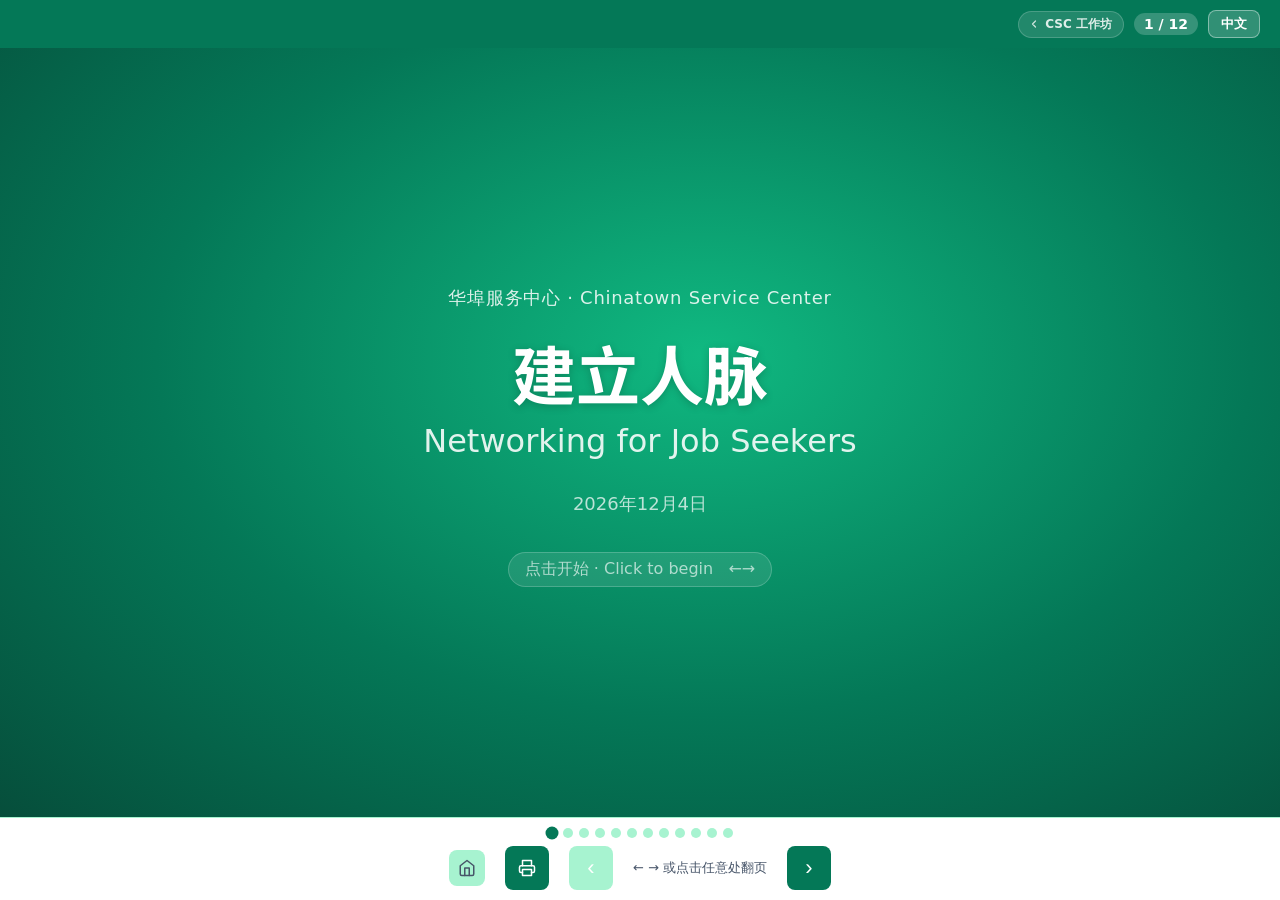
<file: index.html>
<!DOCTYPE html>
<html lang="zh-CN">
<head>
  <meta charset="UTF-8">
  <meta name="viewport" content="width=device-width, initial-scale=1.0">
  <title>建立人脉工作坊 · Networking Workshop — Chinatown Service Center</title>
  <meta name="description" content="Bilingual networking workshop for new immigrants in LA — community connections, WeChat groups, LinkedIn, and informational interviews. Free at Chinatown Service Center.">
  <link rel="canonical" href="https://networking-workshop.pages.dev/">
  <meta property="og:title" content="建立人脉工作坊 · Networking Workshop">
  <meta property="og:description" content="Bilingual workshop on building your professional network — community, WeChat groups, LinkedIn, informational interviews.">
  <meta property="og:type" content="website">
  <meta property="og:url" content="https://networking-workshop.pages.dev/">
  <meta property="og:site_name" content="Chinatown Service Center">
  <meta property="og:locale" content="zh_CN">
  <meta property="og:locale:alternate" content="en_US">
  <meta property="og:image" content="https://networking-workshop.pages.dev/og-image.png">
  <meta property="og:image:width" content="1200">
  <meta property="og:image:height" content="630">
  <meta property="og:image:alt" content="建立人脉工作坊 · Networking Workshop · Chinatown Service Center">
  <meta name="twitter:card" content="summary_large_image">
  <meta name="twitter:title" content="建立人脉工作坊 · Networking Workshop">
  <meta name="twitter:description" content="Bilingual workshop on building your professional network — community, WeChat groups, LinkedIn, informational interviews.">
  <meta name="twitter:image" content="https://networking-workshop.pages.dev/og-image.png">
  <link rel="icon" href="data:image/svg+xml,<svg xmlns='http://www.w3.org/2000/svg' viewBox='0 0 100 100'><text y='.9em' font-size='90'>🤝</text></svg>">
  <link rel="apple-touch-icon" href="/apple-touch-icon.png">
  <link rel="preconnect" href="https://fonts.googleapis.com">
  <link rel="preconnect" href="https://fonts.gstatic.com" crossorigin>
  <link rel="stylesheet" href="https://fonts.googleapis.com/css2?family=Noto+Sans+SC:wght@400;500;700&display=swap">
  <link rel="stylesheet" href="styles.css">
</head>
<body class="zh">
<a class="skip-to-main" href="#slidesArea">跳至主内容 · Skip to main content</a>
<noscript><p class="noscript-msg">此演示需要启用 JavaScript · This presentation requires JavaScript.</p></noscript>

<header class="slide-header">
  <span class="section-label" id="sectionLabel"></span>
  <div class="header-right">
      <a href="https://csc-workshops.pages.dev" class="hub-back-chip" aria-label="Back to CSC workshops hub · 返回 CSC 工作坊总站">
        <svg width="12" height="12" viewBox="0 0 24 24" fill="none" stroke="currentColor" stroke-width="2.5" stroke-linecap="round" stroke-linejoin="round" aria-hidden="true"><polyline points="15 18 9 12 15 6"></polyline></svg>
        <span class="zh">CSC 工作坊</span>
        <span class="en">CSC Workshops</span>
      </a>
    <span class="slide-counter" id="slideCounter" aria-live="polite" aria-atomic="true">1 / 12</span>
    <button class="lang-toggle" id="langToggle" data-action="toggle-lang" aria-label="切换语言 · Toggle language">中文</button>
  </div>
</header>

<main class="slides-area" id="slidesArea" aria-label="Workshop slides" role="main">

  <!-- ── Slide 1: Title ────────────────────────────────── -->
  <section class="slide slide-centered title-slide active" id="slide-1">
    <div class="slide-inner">
      <div class="csc-name">华埠服务中心 · Chinatown Service Center</div>
      <h1 class="main-title">建立人脉</h1>
      <div class="main-subtitle">Networking for Job Seekers</div>
      <div class="date-line" id="dateLine"></div>
      <span class="start-hint">点击开始 · Click to begin &nbsp; ←→</span>
    </div>
  </section>

  <!-- ── Slide 2: Agenda ───────────────────────────────── -->
  <section class="slide slide-centered" id="slide-2">
    <div class="slide-inner">
      <div class="topic-badge">今天学什么 · Today's Agenda</div>
      <h2 class="zh-headline">
        <span class="zh">三大主题</span>
        <span class="en">Three Key Topics</span>
      </h2>
      <div class="en-subtitle">
        <span class="zh">什么是人脉 · 社区人脉 · 网络人脉 — 30 分钟</span>
        <span class="en">What Is It · Community · Online — 30 minutes</span>
      </div>
      <div class="agenda-grid">
        <div class="agenda-card">
          <svg class="agenda-icon" aria-hidden="true" xmlns="http://www.w3.org/2000/svg" width="40" height="40" viewBox="0 0 24 24" fill="none" stroke="currentColor" stroke-width="1.5" stroke-linecap="round" stroke-linejoin="round"><circle cx="12" cy="12" r="10"/><path d="M9.09 9a3 3 0 0 1 5.83 1c0 2-3 3-3 3"/><path d="M12 17h.01"/></svg>
          <div class="agenda-num">①</div>
          <div class="agenda-zh">
            <span class="zh">什么是人脉</span>
            <span class="en">What Is It</span>
          </div>
          <div class="agenda-en">
            <span class="zh">为什么人脉这么重要</span>
            <span class="en">Why networking matters</span>
          </div>
        </div>
        <div class="agenda-card">
          <svg class="agenda-icon" aria-hidden="true" xmlns="http://www.w3.org/2000/svg" width="40" height="40" viewBox="0 0 24 24" fill="none" stroke="currentColor" stroke-width="1.5" stroke-linecap="round" stroke-linejoin="round"><path d="M16 21v-2a4 4 0 0 0-4-4H6a4 4 0 0 0-4 4v2"/><circle cx="9" cy="7" r="4"/><path d="M22 21v-2a4 4 0 0 0-3-3.87"/><path d="M16 3.13a4 4 0 0 1 0 7.75"/></svg>
          <div class="agenda-num">②</div>
          <div class="agenda-zh">
            <span class="zh">社区人脉</span>
            <span class="en">Community</span>
          </div>
          <div class="agenda-en">
            <span class="zh">家人 · 教会 · 微信群</span>
            <span class="en">Family · Church · WeChat groups</span>
          </div>
        </div>
        <div class="agenda-card">
          <svg class="agenda-icon" aria-hidden="true" xmlns="http://www.w3.org/2000/svg" width="40" height="40" viewBox="0 0 24 24" fill="none" stroke="currentColor" stroke-width="1.5" stroke-linecap="round" stroke-linejoin="round"><rect width="20" height="20" x="2" y="2" rx="2"/><path d="M2 12h20M12 2v20"/></svg>
          <div class="agenda-num">③</div>
          <div class="agenda-zh">
            <span class="zh">网络人脉</span>
            <span class="en">Online</span>
          </div>
          <div class="agenda-en">
            <span class="zh">LinkedIn · 信息访谈</span>
            <span class="en">LinkedIn · Informational interviews</span>
          </div>
        </div>
      </div>
    </div>
  </section>

  <!-- ── Slide 3: What Is Networking? ─────────────────── -->
  <section class="slide slide-centered" id="slide-3">
    <div class="slide-inner">
      <div class="topic-badge"><svg aria-hidden="true" xmlns="http://www.w3.org/2000/svg" width="16" height="16" viewBox="0 0 24 24" fill="none" stroke="currentColor" stroke-width="2" stroke-linecap="round" stroke-linejoin="round"><circle cx="12" cy="12" r="10"/><path d="M9.09 9a3 3 0 0 1 5.83 1c0 2-3 3-3 3"/><path d="M12 17h.01"/></svg> <span class="zh">什么是人脉</span><span class="en">What Is Networking</span></div>
      <h2 class="zh-headline">
        <span class="zh">大部分工作不在网上招聘</span>
        <span class="en">Most Jobs Are Never Posted</span>
      </h2>
      <div class="en-subtitle">
        <span class="zh">是别人介绍的 — 这叫「内部推荐」</span>
        <span class="en">They're filled by referrals — this is the "hidden job market"</span>
      </div>
      <div class="big-stat">
        <figure class="viz-donut" role="img" aria-label="70 percent of jobs are never publicly posted">
          <svg viewBox="0 0 120 120" width="180" height="180" aria-hidden="true">
            <circle cx="60" cy="60" r="50" fill="none" stroke="#d1fae5" stroke-width="16"/>
            <circle cx="60" cy="60" r="50" fill="none" stroke="#65a30d" stroke-width="16"
                    stroke-dasharray="219.91 314.16" stroke-dashoffset="0"
                    transform="rotate(-90 60 60)" stroke-linecap="round"/>
            <text x="60" y="58" text-anchor="middle" font-size="26" font-weight="900" fill="#064e3b">70%</text>
            <text x="60" y="78" text-anchor="middle" font-size="9" font-weight="600" fill="#475569">hidden</text>
          </svg>
          <div class="donut-legend">
            <div class="legend-row">
              <span class="legend-swatch" style="background:#65a30d;"></span>
              <span class="legend-text"><span class="zh"><strong>70%</strong> 通过人脉</span><span class="en"><strong>70%</strong> via networking</span></span>
            </div>
            <div class="legend-row">
              <span class="legend-swatch" style="background:#d1fae5;"></span>
              <span class="legend-text"><span class="zh"><strong>30%</strong> 网上公开招聘</span><span class="en"><strong>30%</strong> posted publicly</span></span>
            </div>
          </div>
        </figure>
        <div class="big-stat-label-zh"><span class="zh">的工作机会从未公开招聘</span><span class="en">of jobs are never publicly posted</span></div>
        <div class="big-stat-label-en"><span class="zh">资料来源：美国劳工统计局 · LinkedIn 报告</span><span class="en">Source: U.S. Bureau of Labor Statistics · LinkedIn Workforce Report</span></div>
      </div>
      <div class="info-grid" style="max-width:900px;">
        <div class="info-card good">
          <div class="info-card-title"><span class="zh">什么是人脉？</span><span class="en">What Is "Networking"?</span></div>
          <div class="info-card-text">
            <span class="zh">就是<strong>认识更多人</strong>，让他们知道您在找工作。<br>不需要英语流利，不需要应酬。</span>
            <span class="en">It just means <strong>knowing more people</strong> and letting them know you're job-hunting. No fluent English needed — no awkward "schmoozing".</span>
          </div>
        </div>
        <div class="info-card">
          <div class="info-card-title"><span class="zh">为什么有效？</span><span class="en">Why It Works</span></div>
          <div class="info-card-text">
            <span class="zh">老板更愿意聘用<strong>熟人介绍的人</strong>。降低招聘风险，省时间，更可靠。</span>
            <span class="en">Employers trust <strong>referrals</strong> more than strangers. Lower risk, faster hiring, more reliable.</span>
          </div>
        </div>
      </div>
    </div>
  </section>

  <!-- ── Slide 4: Activity (two-phase) ─────────────── -->
  <section class="slide activity-slide" id="slide-4" data-phase="question">
    <div class="slide-inner">
      <div class="topic-badge"><svg aria-hidden="true" xmlns="http://www.w3.org/2000/svg" width="16" height="16" viewBox="0 0 24 24" fill="none" stroke="currentColor" stroke-width="2" stroke-linecap="round" stroke-linejoin="round"><circle cx="12" cy="12" r="10"/><circle cx="12" cy="12" r="6"/><circle cx="12" cy="12" r="2"/></svg> <span class="zh">练一练 · 互动活动</span><span class="en">Activity · Practice</span></div>
      <h2 class="zh-headline">
        <span class="zh">您上份工作怎么找到的？</span>
        <span class="en">Where Did You Find Your Last Job?</span>
      </h2>
      <div class="en-subtitle">
        <span class="zh">🙋 举手投票 — 选一个</span>
        <span class="en">🙋 Vote — pick one</span>
      </div>

      <div class="poll-options">
        <div class="poll-card" id="poll-referral">
          <div class="poll-card-icon"><svg aria-hidden="true" xmlns="http://www.w3.org/2000/svg" width="36" height="36" viewBox="0 0 24 24" fill="none" stroke="currentColor" stroke-width="1.5" stroke-linecap="round" stroke-linejoin="round"><path d="M16 21v-2a4 4 0 0 0-4-4H6a4 4 0 0 0-4 4v2"/><circle cx="9" cy="7" r="4"/><path d="M22 21v-2a4 4 0 0 0-3-3.87"/></svg></div>
          <div class="poll-card-name"><span class="zh">朋友介绍</span><span class="en">Friend / Family</span></div>
          <div class="poll-card-pct">~50%</div>
          <div class="poll-card-note"><span class="zh">最常见</span><span class="en">Most common</span></div>
        </div>
        <div class="poll-card" id="poll-online">
          <div class="poll-card-icon"><svg aria-hidden="true" xmlns="http://www.w3.org/2000/svg" width="36" height="36" viewBox="0 0 24 24" fill="none" stroke="currentColor" stroke-width="1.5" stroke-linecap="round" stroke-linejoin="round"><rect width="20" height="14" x="2" y="3" rx="2"/><line x1="8" x2="16" y1="21" y2="21"/><line x1="12" x2="12" y1="17" y2="21"/></svg></div>
          <div class="poll-card-name"><span class="zh">网上申请</span><span class="en">Online Application</span></div>
          <div class="poll-card-pct">~20%</div>
          <div class="poll-card-note"><span class="zh">Indeed · 公司网站</span><span class="en">Indeed · Company sites</span></div>
        </div>
        <div class="poll-card" id="poll-walkin">
          <div class="poll-card-icon"><svg aria-hidden="true" xmlns="http://www.w3.org/2000/svg" width="36" height="36" viewBox="0 0 24 24" fill="none" stroke="currentColor" stroke-width="1.5" stroke-linecap="round" stroke-linejoin="round"><path d="M3 9l9-7 9 7v11a2 2 0 0 1-2 2H5a2 2 0 0 1-2-2z"/><polyline points="9 22 9 12 15 12 15 22"/></svg></div>
          <div class="poll-card-name"><span class="zh">上门询问</span><span class="en">Walk-in</span></div>
          <div class="poll-card-pct">~15%</div>
          <div class="poll-card-note"><span class="zh">店里看到「招人」</span><span class="en">"Help Wanted" sign</span></div>
        </div>
        <div class="poll-card" id="poll-agency">
          <div class="poll-card-icon"><svg aria-hidden="true" xmlns="http://www.w3.org/2000/svg" width="36" height="36" viewBox="0 0 24 24" fill="none" stroke="currentColor" stroke-width="1.5" stroke-linecap="round" stroke-linejoin="round"><path d="M6 22V4a2 2 0 0 1 2-2h8a2 2 0 0 1 2 2v18Z"/><path d="M10 6h4M10 10h4M10 14h4M10 18h4"/></svg></div>
          <div class="poll-card-name"><span class="zh">中介或服务中心</span><span class="en">Agency / CSC</span></div>
          <div class="poll-card-pct">~15%</div>
          <div class="poll-card-note"><span class="zh">职业辅导员</span><span class="en">Job counselor</span></div>
        </div>
      </div>

      <div class="vote-prompt"><span class="zh">🙋 投票：您觉得哪个最常见？</span><span class="en">🙋 Vote: Which is most common?</span></div>

      <div id="activity-answer" class="activity-answer-box">
        <div class="activity-answer-title"><span class="zh">✓ 答案：朋友介绍（约 50% 的人这样找到工作）</span><span class="en">✓ Answer: A friend referred them (~50% of all hires)</span></div>
        <div class="activity-answer-text">
          <span class="zh">大部分人是经熟人介绍找到工作。这就是「人脉」的力量 — 不是认识很多人，而是<strong>让认识您的人知道您在找工作</strong>。</span>
          <span class="en">Most people land their next job through someone they know. The point of "networking" isn't to meet strangers — it's to <strong>let the people you already know hear that you're looking</strong>.</span>
        </div>
      </div>

      <button class="reveal-btn" id="reveal-btn-4" data-action="reveal-activity">
        <span class="zh">揭晓答案 · Reveal Answer</span>
        <span class="en">Reveal Answer</span>
      </button>
    </div>
  </section>

  <!-- ── Slide 5: Community — Existing Network ──────── -->
  <section class="slide" id="slide-5">
    <div class="slide-inner">
      <div class="topic-badge"><svg aria-hidden="true" xmlns="http://www.w3.org/2000/svg" width="16" height="16" viewBox="0 0 24 24" fill="none" stroke="currentColor" stroke-width="2" stroke-linecap="round" stroke-linejoin="round"><path d="M16 21v-2a4 4 0 0 0-4-4H6a4 4 0 0 0-4 4v2"/><circle cx="9" cy="7" r="4"/></svg> <span class="zh">第一步 · 社区</span><span class="en">Step 1 · Community</span></div>
      <h2 class="zh-headline">
        <span class="zh">您已经认识这些人</span>
        <span class="en">You Already Have a Network</span>
      </h2>
      <div class="en-subtitle">
        <span class="zh">告诉他们您在找工作 — 这是最容易的第一步</span>
        <span class="en">Tell them you're job-hunting — it's the easiest first step</span>
      </div>
      <div class="network-grid">
        <div class="network-card">
          <div class="network-card-icon">
            <svg aria-hidden="true" xmlns="http://www.w3.org/2000/svg" width="28" height="28" viewBox="0 0 24 24" fill="none" stroke="currentColor" stroke-width="1.5" stroke-linecap="round" stroke-linejoin="round"><path d="m2 20 6-7-6-7"/><path d="M22 20H8"/><path d="M22 4H8"/><path d="M22 12H8"/></svg>
          </div>
          <div class="network-card-content">
            <div class="network-name-zh"><span class="zh">家人 · 亲戚</span><span class="en">Family · Relatives</span></div>
            <div class="network-name-en"><span class="zh">配偶、兄弟姐妹、子女、表亲</span><span class="en">Spouse, siblings, kids, cousins</span></div>
            <div class="network-desc"><span class="zh">他们最希望帮您。在家庭聚会时<strong>提一句</strong>就够了。</span><span class="en">They want to help you most. Just <strong>mention it</strong> at the next family gathering.</span></div>
          </div>
        </div>
        <div class="network-card">
          <div class="network-card-icon">
            <svg aria-hidden="true" xmlns="http://www.w3.org/2000/svg" width="28" height="28" viewBox="0 0 24 24" fill="none" stroke="currentColor" stroke-width="1.5" stroke-linecap="round" stroke-linejoin="round"><path d="M22 12c0-5.5-4.5-10-10-10S2 6.5 2 12c0 4.4 2.9 8.2 7 9.5"/><path d="M9 12h6M12 9v6"/></svg>
          </div>
          <div class="network-card-content">
            <div class="network-name-zh"><span class="zh">教会 · 寺庙</span><span class="en">Church · Temple</span></div>
            <div class="network-name-en"><span class="zh">华人教会、佛堂、查经班</span><span class="en">Chinese church, temple, Bible study</span></div>
            <div class="network-desc"><span class="zh">华人教会经常有「招聘版」或牧师可以介绍 — 这是<strong>免费的人脉</strong>。</span><span class="en">Chinese churches often have job boards. Pastors will <strong>refer you</strong> — for free.</span></div>
          </div>
        </div>
        <div class="network-card">
          <div class="network-card-icon">
            <svg aria-hidden="true" xmlns="http://www.w3.org/2000/svg" width="28" height="28" viewBox="0 0 24 24" fill="none" stroke="currentColor" stroke-width="1.5" stroke-linecap="round" stroke-linejoin="round"><path d="m3 9 9-7 9 7v11a2 2 0 0 1-2 2H5a2 2 0 0 1-2-2z"/><path d="M9 22V12h6v10"/></svg>
          </div>
          <div class="network-card-content">
            <div class="network-name-zh"><span class="zh">邻居 · 房东</span><span class="en">Neighbors · Landlord</span></div>
            <div class="network-name-en"><span class="zh">同栋楼、同小区、子女学校家长</span><span class="en">Same building, parents at child's school</span></div>
            <div class="network-desc"><span class="zh">华人邻居经常互相介绍工作。问一问：「您工作的地方招人吗？」</span><span class="en">Ask: <strong>"Is your workplace hiring?"</strong> Neighbors share leads all the time.</span></div>
          </div>
        </div>
        <div class="network-card accent-card">
          <div class="network-card-icon">
            <svg aria-hidden="true" xmlns="http://www.w3.org/2000/svg" width="28" height="28" viewBox="0 0 24 24" fill="none" stroke="currentColor" stroke-width="1.5" stroke-linecap="round" stroke-linejoin="round"><path d="M6 22V4a2 2 0 0 1 2-2h8a2 2 0 0 1 2 2v18Z"/><path d="M6 12H4a2 2 0 0 0-2 2v6a2 2 0 0 0 2 2h2"/><path d="M18 9h2a2 2 0 0 1 2 2v9a2 2 0 0 1-2 2h-2"/><path d="M10 6h4M10 10h4M10 14h4M10 18h4"/></svg>
          </div>
          <div class="network-card-content">
            <div class="network-name-zh"><span class="zh">华埠服务中心 (CSC)</span><span class="en">CSC Counselor</span></div>
            <div class="network-name-en"><span class="zh">职业辅导员 + 雇主网络</span><span class="en">Job counselor + employer network</span></div>
            <div class="network-desc"><span class="zh">CSC 每月联系几十家招聘公司。<strong>免费</strong>帮您内部推荐 — 这就是为什么您今天在这里。</span><span class="en">CSC contacts dozens of hiring employers monthly. <strong>Free</strong> referrals. That's why you're here today.</span></div>
          </div>
        </div>
      </div>
    </div>
  </section>

  <!-- ── Slide 6: Community — Find Your People ────── -->
  <section class="slide" id="slide-6">
    <div class="slide-inner">
      <div class="topic-badge"><svg aria-hidden="true" xmlns="http://www.w3.org/2000/svg" width="16" height="16" viewBox="0 0 24 24" fill="none" stroke="currentColor" stroke-width="2" stroke-linecap="round" stroke-linejoin="round"><circle cx="11" cy="11" r="8"/><path d="m21 21-4.3-4.3"/></svg> <span class="zh">扩大人脉</span><span class="en">Find New People</span></div>
      <h2 class="zh-headline">
        <span class="zh">认识新的人</span>
        <span class="en">Find Your People</span>
      </h2>
      <div class="en-subtitle">
        <span class="zh">在洛杉矶最有效的华人社区资源</span>
        <span class="en">The most useful Chinese-community resources in LA</span>
      </div>
      <div class="network-grid">
        <div class="network-card">
          <div class="network-card-icon">
            <svg aria-hidden="true" xmlns="http://www.w3.org/2000/svg" width="28" height="28" viewBox="0 0 24 24" fill="none" stroke="currentColor" stroke-width="1.5" stroke-linecap="round" stroke-linejoin="round"><path d="M21 11.5a8.38 8.38 0 0 1-.9 3.8 8.5 8.5 0 0 1-7.6 4.7 8.38 8.38 0 0 1-3.8-.9L3 21l1.9-5.7a8.38 8.38 0 0 1-.9-3.8 8.5 8.5 0 0 1 4.7-7.6 8.38 8.38 0 0 1 3.8-.9h.5a8.48 8.48 0 0 1 8 8v.5z"/></svg>
          </div>
          <div class="network-card-content">
            <div class="network-name-zh"><span class="zh">微信招聘群</span><span class="en">WeChat Job Groups</span></div>
            <div class="network-name-en"><span class="zh">「洛杉矶招聘」「华人求职」</span><span class="en">"LA 招聘" · "华人求职"</span></div>
            <div class="network-desc"><span class="zh">每天<strong>几十个新职位</strong> — 餐厅、超市、家政、办公室、工厂。从认识的人邀请进群。</span><span class="en">Posts <strong>dozens of new jobs daily</strong> — restaurant, market, housekeeping, office, factory. Ask a friend to invite you.</span></div>
          </div>
        </div>
        <div class="network-card">
          <div class="network-card-icon">
            <svg aria-hidden="true" xmlns="http://www.w3.org/2000/svg" width="28" height="28" viewBox="0 0 24 24" fill="none" stroke="currentColor" stroke-width="1.5" stroke-linecap="round" stroke-linejoin="round"><path d="M3 21h18"/><path d="M5 21V7l8-4v18"/><path d="M19 21V11l-6-4"/><path d="M9 9v.01M9 12v.01M9 15v.01M9 18v.01"/></svg>
          </div>
          <div class="network-card-content">
            <div class="network-name-zh"><span class="zh">华人商会</span><span class="en">Chinese Chambers</span></div>
            <div class="network-name-en"><span class="zh">商会、同乡会、餐饮协会</span><span class="en">Chambers, hometown assoc., restaurant assoc.</span></div>
            <div class="network-desc"><span class="zh">如「洛杉矶华埠商会」「南加州中华总商会」— <strong>会员雇主</strong>常招华人员工。</span><span class="en">LA Chinatown Chamber, So Cal Chinese Chamber — <strong>member businesses</strong> often hire Chinese-speakers.</span></div>
          </div>
        </div>
        <div class="network-card">
          <div class="network-card-icon">
            <svg aria-hidden="true" xmlns="http://www.w3.org/2000/svg" width="28" height="28" viewBox="0 0 24 24" fill="none" stroke="currentColor" stroke-width="1.5" stroke-linecap="round" stroke-linejoin="round"><rect width="18" height="18" x="3" y="4" rx="2"/><path d="M16 2v4M8 2v4M3 10h18"/></svg>
          </div>
          <div class="network-card-content">
            <div class="network-name-zh"><span class="zh">社区活动</span><span class="en">Community Events</span></div>
            <div class="network-name-en"><span class="zh">春节晚会、健康日、招聘会</span><span class="en">Lunar New Year, health fairs, job fairs</span></div>
            <div class="network-desc"><span class="zh">CSC、KCS、APAIT 经常办免费活动。<strong>带名片</strong>（或写好的电话号码）。</span><span class="en">CSC, KCS, APAIT host free events year-round. <strong>Bring a name card</strong> (or your phone number on paper).</span></div>
          </div>
        </div>
        <div class="network-card">
          <div class="network-card-icon">
            <svg aria-hidden="true" xmlns="http://www.w3.org/2000/svg" width="28" height="28" viewBox="0 0 24 24" fill="none" stroke="currentColor" stroke-width="1.5" stroke-linecap="round" stroke-linejoin="round"><path d="M14 9V5a3 3 0 0 0-6 0v4"/><rect width="20" height="14" x="2" y="9" rx="2"/></svg>
          </div>
          <div class="network-card-content">
            <div class="network-name-zh"><span class="zh">免费英语班</span><span class="en">Free ESL Class</span></div>
            <div class="network-name-en"><span class="zh">社区学院、图书馆、教会</span><span class="en">Community college, library, church</span></div>
            <div class="network-desc"><span class="zh">同学也在<strong>找工作</strong> — 互相交换信息。LA City College、ESL Federation 都有免费课。</span><span class="en">Your classmates are <strong>job-hunting too</strong> — swap leads. LACC, ESL Federation, libraries all offer free classes.</span></div>
          </div>
        </div>
      </div>
    </div>
  </section>

  <!-- ── Slide 7: LinkedIn ───────────────────────────── -->
  <section class="slide" id="slide-7">
    <div class="slide-inner">
      <div class="topic-badge"><svg aria-hidden="true" xmlns="http://www.w3.org/2000/svg" width="16" height="16" viewBox="0 0 24 24" fill="none" stroke="currentColor" stroke-width="2" stroke-linecap="round" stroke-linejoin="round"><path d="M16 8a6 6 0 0 1 6 6v7h-4v-7a2 2 0 0 0-4 0v7h-4v-7a6 6 0 0 1 6-6z"/><rect width="4" height="12" x="2" y="9"/><circle cx="4" cy="4" r="2"/></svg> <span class="zh">第二步 · LinkedIn</span><span class="en">Step 2 · LinkedIn</span></div>
      <h2 class="zh-headline">
        <span class="zh">LinkedIn 是什么</span>
        <span class="en">LinkedIn for Beginners</span>
      </h2>
      <div class="en-subtitle">
        <span class="zh">网上的「职业版微信」— 免费，雇主在这里找人</span>
        <span class="en">It's like "WeChat for jobs" — free, and recruiters look there</span>
      </div>
      <div class="li-grid">
        <div class="li-step">
          <div class="li-step-num">1</div>
          <svg class="li-step-icon" aria-hidden="true" xmlns="http://www.w3.org/2000/svg" width="28" height="28" viewBox="0 0 24 24" fill="none" stroke="currentColor" stroke-width="1.5" stroke-linecap="round" stroke-linejoin="round"><circle cx="12" cy="12" r="10"/><polyline points="16 12 12 8 8 12"/><line x1="12" x2="12" y1="16" y2="8"/></svg>
          <div class="li-step-zh"><span class="zh">下载 App</span><span class="en">Download App</span></div>
          <div class="li-step-en"><span class="zh">免费 · 中英文界面</span><span class="en">Free · Chinese UI available</span></div>
        </div>
        <div class="li-step">
          <div class="li-step-num">2</div>
          <svg class="li-step-icon" aria-hidden="true" xmlns="http://www.w3.org/2000/svg" width="28" height="28" viewBox="0 0 24 24" fill="none" stroke="currentColor" stroke-width="1.5" stroke-linecap="round" stroke-linejoin="round"><path d="M16 21v-2a4 4 0 0 0-4-4H6a4 4 0 0 0-4 4v2"/><circle cx="9" cy="7" r="4"/><polyline points="16 11 18 13 22 9"/></svg>
          <div class="li-step-zh"><span class="zh">完善个人资料</span><span class="en">Build Profile</span></div>
          <div class="li-step-en"><span class="zh">照片 · 工作经历 · 技能</span><span class="en">Photo · Work history · Skills</span></div>
        </div>
        <div class="li-step">
          <div class="li-step-num">3</div>
          <svg class="li-step-icon" aria-hidden="true" xmlns="http://www.w3.org/2000/svg" width="28" height="28" viewBox="0 0 24 24" fill="none" stroke="currentColor" stroke-width="1.5" stroke-linecap="round" stroke-linejoin="round"><path d="M22 5l-10 7L2 5"/><rect width="20" height="14" x="2" y="5" rx="2"/></svg>
          <div class="li-step-zh"><span class="zh">加联系人</span><span class="en">Add Connections</span></div>
          <div class="li-step-en"><span class="zh">家人 · 同事 · 同学</span><span class="en">Family · Coworkers · Classmates</span></div>
        </div>
        <div class="li-step">
          <div class="li-step-num">4</div>
          <svg class="li-step-icon" aria-hidden="true" xmlns="http://www.w3.org/2000/svg" width="28" height="28" viewBox="0 0 24 24" fill="none" stroke="currentColor" stroke-width="1.5" stroke-linecap="round" stroke-linejoin="round"><circle cx="11" cy="11" r="8"/><path d="m21 21-4.3-4.3"/></svg>
          <div class="li-step-zh"><span class="zh">搜索 + 申请</span><span class="en">Search + Apply</span></div>
          <div class="li-step-en"><span class="zh">「Easy Apply」一键申请</span><span class="en">"Easy Apply" button</span></div>
        </div>
      </div>
      <div class="info-grid">
        <div class="info-card good">
          <div class="info-card-title"><span class="zh">✓ 这样写「关于我」</span><span class="en">✓ Profile Tips</span></div>
          <div class="info-card-text">
            <span class="zh">用<strong>简单英语</strong>写您的工作经验。AI 会自动翻译给雇主。照片用<strong>正面头像</strong>，背景简单。</span>
            <span class="en">Write work history in <strong>simple English</strong> — LinkedIn auto-translates. Use a <strong>clear headshot</strong> with plain background.</span>
          </div>
        </div>
        <div class="info-card">
          <div class="info-card-title"><span class="zh">⚠️ 一句重要的话</span><span class="en">⚠️ Set Status</span></div>
          <div class="info-card-text">
            <span class="zh">打开「<strong>Open to Work</strong>」绿圈 — 雇主看到您在找工作。每天花 10 分钟<strong>点赞</strong>+<strong>评论</strong>，曝光增加。</span>
            <span class="en">Turn on the <strong>"Open to Work"</strong> green circle so recruiters can find you. Spend 10 min/day liking and commenting to stay visible.</span>
          </div>
        </div>
      </div>
    </div>
  </section>

  <!-- ── Slide 8: Informational Interviews ────── -->
  <section class="slide" id="slide-8">
    <div class="slide-inner">
      <div class="topic-badge"><svg aria-hidden="true" xmlns="http://www.w3.org/2000/svg" width="16" height="16" viewBox="0 0 24 24" fill="none" stroke="currentColor" stroke-width="2" stroke-linecap="round" stroke-linejoin="round"><path d="M21 15a2 2 0 0 1-2 2H7l-4 4V5a2 2 0 0 1 2-2h14a2 2 0 0 1 2 2z"/></svg> <span class="zh">信息访谈</span><span class="en">Informational Interviews</span></div>
      <h2 class="zh-headline">
        <span class="zh">信息访谈 — 不是面试</span>
        <span class="en">Informational Interview</span>
      </h2>
      <div class="en-subtitle">
        <span class="zh">是和已经在做这份工作的人喝杯咖啡，请教他们</span>
        <span class="en">A 20-min coffee chat with someone already in the job — to learn, not to ask for a job</span>
      </div>
      <div class="info-grid">
        <div class="info-card good">
          <div class="info-card-title"><span class="zh">✓ 什么是信息访谈？</span><span class="en">✓ What It Is</span></div>
          <div class="info-card-text">
            <span class="zh">向在<strong>您想做的行业</strong>工作的人请教 20 分钟。问他们：怎么入行？需要什么技能？公司在招人吗？</span>
            <span class="en">A 20-min chat with someone <strong>in the field</strong> you want to enter. Ask: How did you get in? What skills are needed? Is your company hiring?</span>
          </div>
        </div>
        <div class="info-card warn">
          <div class="info-card-title"><span class="zh">✗ 不是什么</span><span class="en">✗ What It's NOT</span></div>
          <div class="info-card-text">
            <span class="zh"><strong>不是</strong>面试。<strong>不要</strong>直接要工作。这样做对方会觉得被利用，下次不愿见您。</span>
            <span class="en"><strong>NOT</strong> a job interview. <strong>Do NOT</strong> ask "give me a job." If you do, they'll feel used and decline next time.</span>
          </div>
        </div>
        <div class="info-card">
          <div class="info-card-title"><span class="zh">怎么找人？</span><span class="en">How to Find People</span></div>
          <div class="info-card-text">
            <span class="zh">在 LinkedIn 搜「我想做的工作」+「Los Angeles」。看到华人面孔，发<strong>简短礼貌</strong>的请求消息。</span>
            <span class="en">On LinkedIn, search your target job + "Los Angeles". Find Chinese names, send a <strong>short polite</strong> message.</span>
          </div>
        </div>
        <div class="info-card">
          <div class="info-card-title"><span class="zh">问什么问题？</span><span class="en">What to Ask</span></div>
          <div class="info-card-text">
            <span class="zh">• 您怎么进这个行业的？<br>• 一天的工作是什么样？<br>• 需要什么技能或证书？<br>• 您建议我下一步做什么？</span>
            <span class="en">• How did you get into this field?<br>• What's a typical workday?<br>• What skills or certs do I need?<br>• What should I do next?</span>
          </div>
        </div>
      </div>

      <figure class="viz-vs" aria-hidden="true">
        <div class="vs-col vs-bad">
          <svg viewBox="0 0 24 24" width="26" height="26" fill="none" stroke="#dc2626" stroke-width="2.5" stroke-linecap="round" stroke-linejoin="round">
            <circle cx="12" cy="12" r="10"></circle>
            <line x1="15" y1="9" x2="9" y2="15"></line>
            <line x1="9" y1="9" x2="15" y2="15"></line>
          </svg>
          <div class="vs-label"><span class="zh">不要这样问</span><span class="en">Don't ask this</span></div>
          <p>
            <span class="zh">"您公司能给我一份工作吗？"</span>
            <span class="en">"Can your company give me a job?"</span>
          </p>
        </div>
        <div class="vs-col vs-good">
          <svg viewBox="0 0 24 24" width="26" height="26" fill="none" stroke="#16a34a" stroke-width="2.5" stroke-linecap="round" stroke-linejoin="round">
            <circle cx="12" cy="12" r="10"></circle>
            <polyline points="9 12 11 14 16 9"></polyline>
          </svg>
          <div class="vs-label"><span class="zh">这样问</span><span class="en">Ask this instead</span></div>
          <p>
            <span class="zh">"我想入这行,您建议我先学什么技能?"</span>
            <span class="en">"I want to enter this field — what skill should I build first?"</span>
          </p>
        </div>
      </figure>

      <div class="tax-rule">
        <div class="tax-rule-zh"><span class="zh">💡 结束时问：「您能再介绍一两位同行让我请教吗？」</span><span class="en">💡 End with: "Could you introduce me to 1–2 other people I should talk to?"</span></div>
        <div class="tax-rule-en"><span class="zh">每次访谈都会带来下一次。三个月内可以认识 20–30 个行业里的人 — 工作机会自然会来。</span><span class="en">Each chat leads to the next. In 3 months you can meet 20–30 industry people — job offers follow naturally.</span></div>
      </div>
    </div>
  </section>

  <!-- ── Slide 9: Script ──────────────────────────── -->
  <section class="slide" id="slide-9">
    <div class="slide-inner">
      <div class="topic-badge"><svg aria-hidden="true" xmlns="http://www.w3.org/2000/svg" width="16" height="16" viewBox="0 0 24 24" fill="none" stroke="currentColor" stroke-width="2" stroke-linecap="round" stroke-linejoin="round"><path d="M14 2H6a2 2 0 0 0-2 2v16a2 2 0 0 0 2 2h12a2 2 0 0 0 2-2V8z"/><polyline points="14 2 14 8 20 8"/><line x1="9" x2="15" y1="13" y2="13"/><line x1="9" x2="15" y1="17" y2="17"/></svg> <span class="zh">实用脚本</span><span class="en">Useful Script</span></div>
      <h2 class="zh-headline">
        <span class="zh">怎么开口求帮助</span>
        <span class="en">How to Ask for a Job Lead</span>
      </h2>
      <div class="en-subtitle">
        <span class="zh">背下这个脚本 — 用微信、电话或当面都可以</span>
        <span class="en">Memorize this — works in WeChat, phone, or in person</span>
      </div>
      <div class="script-block">
        <div class="script-col">
          <div class="script-col-label"><span class="zh">中文版（对华人朋友）</span><span class="en">Chinese version (for Chinese friends)</span></div>
          <div class="script-line">
            <div class="script-line-zh">"嗨，最近怎么样？"</div>
            <div class="script-line-en">"Hi, how have you been?"</div>
          </div>
          <div class="script-line">
            <div class="script-line-zh">"想跟您说一下，我最近在找 <strong>____</strong> 方面的工作。"</div>
            <div class="script-line-en">"I wanted to tell you I'm looking for work in <strong>____</strong>."</div>
          </div>
          <div class="script-line">
            <div class="script-line-zh">"您认识做这行的人吗？或者您公司在招人吗？"</div>
            <div class="script-line-en">"Do you know anyone in that field? Or is your company hiring?"</div>
          </div>
          <div class="script-line">
            <div class="script-line-zh">"如果您看到机会，可以推荐一下吗？谢谢！"</div>
            <div class="script-line-en">"If you hear of anything, would you let me know? Thanks!"</div>
          </div>
        </div>
        <div class="script-col">
          <div class="script-col-label"><span class="zh">英语版（LinkedIn 消息）</span><span class="en">English version (LinkedIn message)</span></div>
          <div class="script-line">
            <div class="script-line-zh">"Hi [Name],"</div>
            <div class="script-line-en"><span class="zh">「嗨 [姓名]，」</span><span class="en">Open with their name</span></div>
          </div>
          <div class="script-line">
            <div class="script-line-zh">"I saw you work at [Company] as a [Job Title]."</div>
            <div class="script-line-en"><span class="zh">「我看到您在 [公司] 做 [职位]。」</span><span class="en">Show you did your homework</span></div>
          </div>
          <div class="script-line">
            <div class="script-line-zh">"I'm looking to enter that field. Could we have a 20-min coffee chat?"</div>
            <div class="script-line-en"><span class="zh">「我也想进入这一行。可以请您喝 20 分钟咖啡吗？」</span><span class="en">Specific ask — not "give me a job"</span></div>
          </div>
          <div class="script-line">
            <div class="script-line-zh">"Thank you for considering. — [Your Name]"</div>
            <div class="script-line-en"><span class="zh">「谢谢您考虑。— [您的名字]」</span><span class="en">Polite close</span></div>
          </div>
        </div>
      </div>
      <div class="script-tip">
        <div class="script-tip-zh"><span class="zh">📱 提示：用微信发<strong>语音</strong>更亲切；用 LinkedIn 写<strong>简短文字</strong>更专业。</span><span class="en">📱 Tip: Voice message on WeChat feels warmer; short text on LinkedIn feels professional.</span></div>
        <div class="script-tip-en"><span class="zh">不要群发！每条消息<strong>个性化</strong>一句，对方更愿意回复。</span><span class="en">Don't mass-send! Personalize one sentence — much higher reply rate.</span></div>
      </div>
    </div>
  </section>

  <!-- ── Slide 10: Quiz (multi-phase) ───────────── -->
  <section class="slide activity-slide slide-centered" id="slide-10" data-phase="question">
    <div class="slide-inner">
      <div class="topic-badge"><svg aria-hidden="true" xmlns="http://www.w3.org/2000/svg" width="16" height="16" viewBox="0 0 24 24" fill="none" stroke="currentColor" stroke-width="2" stroke-linecap="round" stroke-linejoin="round"><circle cx="12" cy="12" r="10"/><path d="M9.09 9a3 3 0 0 1 5.83 1c0 2-3 3-3 3"/><path d="M12 17h.01"/></svg> <span class="zh">互动测验</span><span class="en">Quiz</span></div>
      <h2 class="zh-headline">
        <span class="zh">对还是错？</span>
        <span class="en">True or False?</span>
      </h2>
      <div class="en-subtitle">
        <span class="zh">三道题 — 举手投票</span>
        <span class="en">Three questions — raise your hand</span>
      </div>

      <!-- Q1 -->
      <div class="quiz-question">
        <div class="quiz-q-zh"><span class="zh">① 大部分美国的工作机会都公开招聘在网上。</span><span class="en">① Most U.S. job openings are publicly posted online.</span></div>
        <div class="quiz-q-en"><span class="zh">Most U.S. job openings are publicly posted online.</span><span class="en">大部分美国的工作机会都公开招聘在网上。</span></div>
      </div>
      <div class="vote-prompt"><span class="zh">🙋 举手 — 对 TRUE / 错 FALSE</span><span class="en">🙋 Raise your hand — TRUE / FALSE</span></div>

      <button class="reveal-btn" id="reveal-btn-q1" data-action="reveal-q1">
        <span class="zh">揭晓答案 1 · Reveal Answer</span>
        <span class="en">Reveal Answer 1</span>
      </button>

      <div class="answer-block" id="q1-answer">
        <div class="verdict-badge verdict-false">✗ FALSE — <span class="zh">错误</span><span class="en">False</span></div>
        <div class="answer-explanation-zh"><span class="zh">约 70% 的工作从未公开 — 是别人介绍的。</span><span class="en">~70% of jobs are never publicly posted — they're filled by referral.</span></div>
        <div class="answer-explanation-en"><span class="zh">所以告诉朋友您在找工作非常重要。</span><span class="en">That's why telling friends you're job-hunting is so important.</span></div>
      </div>

      <!-- Q2 -->
      <div class="q2-block" id="q2-block">
        <div class="quiz-question" style="margin-top:16px;">
          <div class="quiz-q-zh"><span class="zh">② 信息访谈时应该直接要求对方给您一份工作。</span><span class="en">② In an informational interview, you should directly ask the person for a job.</span></div>
          <div class="quiz-q-en"><span class="zh">In an informational interview, you should directly ask for a job.</span><span class="en">信息访谈时应该直接要求工作。</span></div>
        </div>
        <div class="vote-prompt"><span class="zh">🙋 举手 — 对 TRUE / 错 FALSE</span><span class="en">🙋 Raise your hand — TRUE / FALSE</span></div>

        <button class="reveal-btn" id="reveal-btn-q2" data-action="reveal-q2">
          <span class="zh">揭晓答案 2 · Reveal Answer</span>
          <span class="en">Reveal Answer 2</span>
        </button>

        <div class="answer-block" id="q2-answer">
          <div class="verdict-badge verdict-false">✗ FALSE — <span class="zh">错误</span><span class="en">False</span></div>
          <div class="answer-explanation-zh"><span class="zh">信息访谈是<strong>请教</strong>，不是<strong>要工作</strong>。</span><span class="en">Informational interviews are for <strong>learning</strong>, NOT <strong>asking for a job</strong>.</span></div>
          <div class="answer-explanation-en"><span class="zh">问问题，留下好印象 — 工作机会自然会跟来。</span><span class="en">Ask thoughtful questions, leave a good impression — job offers follow naturally.</span></div>
        </div>
      </div>

      <!-- Q3 -->
      <div class="q3-block" id="q3-block">
        <div class="quiz-question" style="margin-top:16px;">
          <div class="quiz-q-zh"><span class="zh">③ LinkedIn 只对英语流利的人有用。</span><span class="en">③ LinkedIn is only useful for people who speak fluent English.</span></div>
          <div class="quiz-q-en"><span class="zh">LinkedIn is only useful for people fluent in English.</span><span class="en">LinkedIn 只对英语流利的人有用。</span></div>
        </div>
        <div class="vote-prompt"><span class="zh">🙋 举手 — 对 TRUE / 错 FALSE</span><span class="en">🙋 Raise your hand — TRUE / FALSE</span></div>

        <button class="reveal-btn" id="reveal-btn-q3" data-action="reveal-q3">
          <span class="zh">揭晓答案 3 · Reveal Answer</span>
          <span class="en">Reveal Answer 3</span>
        </button>

        <div class="answer-block" id="q3-answer">
          <div class="verdict-badge verdict-false">✗ FALSE — <span class="zh">错误</span><span class="en">False</span></div>
          <div class="answer-explanation-zh"><span class="zh">LinkedIn 有<strong>中文界面</strong>，并能自动翻译。</span><span class="en">LinkedIn has a <strong>Chinese interface</strong> and auto-translates posts.</span></div>
          <div class="answer-explanation-en"><span class="zh">用简单英语写自我介绍即可。雇主主要看您的工作经验，不看语法。</span><span class="en">Write your profile in simple English — recruiters look at your experience, not your grammar.</span></div>
        </div>
      </div>
    </div>
  </section>

  <!-- ── Slide 11: CSC Services ───────────── -->
  <section class="slide" id="slide-11">
    <div class="slide-inner">
      <div class="topic-badge"><svg aria-hidden="true" xmlns="http://www.w3.org/2000/svg" width="16" height="16" viewBox="0 0 24 24" fill="none" stroke="currentColor" stroke-width="2" stroke-linecap="round" stroke-linejoin="round"><path d="M6 22V4a2 2 0 0 1 2-2h8a2 2 0 0 1 2 2v18Z"/><path d="M6 12H4a2 2 0 0 0-2 2v6a2 2 0 0 0 2 2h2"/><path d="M18 9h2a2 2 0 0 1 2 2v9a2 2 0 0 1-2 2h-2"/><path d="M10 6h4M10 10h4M10 14h4M10 18h4"/></svg> <span class="zh">华埠服务中心</span><span class="en">Chinatown Service Center</span></div>
      <h2 class="zh-headline">
        <span class="zh">我们可以帮您</span>
        <span class="en">How We Can Help You</span>
      </h2>
      <div class="en-subtitle">
        <span class="zh">免费 · 双语 · 无需移民身份</span>
        <span class="en">Free · Bilingual · No immigration status required</span>
      </div>
      <div class="service-grid">
        <div class="service-card">
          <div class="service-icon"><svg aria-hidden="true" xmlns="http://www.w3.org/2000/svg" width="32" height="32" viewBox="0 0 24 24" fill="none" stroke="currentColor" stroke-width="1.5" stroke-linecap="round" stroke-linejoin="round"><path d="M19 21v-2a4 4 0 0 0-4-4H9a4 4 0 0 0-4 4v2"/><circle cx="12" cy="7" r="4"/></svg></div>
          <div class="service-zh"><span class="zh">一对一辅导</span><span class="en">1-on-1 Counseling</span></div>
          <div class="service-en"><span class="zh">Job Search Counseling</span><span class="en">一对一求职辅导</span></div>
        </div>
        <div class="service-card">
          <div class="service-icon"><svg aria-hidden="true" xmlns="http://www.w3.org/2000/svg" width="32" height="32" viewBox="0 0 24 24" fill="none" stroke="currentColor" stroke-width="1.5" stroke-linecap="round" stroke-linejoin="round"><path d="M16 21v-2a4 4 0 0 0-4-4H6a4 4 0 0 0-4 4v2"/><circle cx="9" cy="7" r="4"/><path d="M22 21v-2a4 4 0 0 0-3-3.87"/><path d="M16 3.13a4 4 0 0 1 0 7.75"/></svg></div>
          <div class="service-zh"><span class="zh">雇主推荐</span><span class="en">Employer Referrals</span></div>
          <div class="service-en"><span class="zh">Direct Employer Connections</span><span class="en">直接联系招聘雇主</span></div>
        </div>
        <div class="service-card">
          <div class="service-icon"><svg aria-hidden="true" xmlns="http://www.w3.org/2000/svg" width="32" height="32" viewBox="0 0 24 24" fill="none" stroke="currentColor" stroke-width="1.5" stroke-linecap="round" stroke-linejoin="round"><rect width="14" height="20" x="5" y="2" rx="2"/><path d="M12 18h.01"/></svg></div>
          <div class="service-zh"><span class="zh">LinkedIn 辅导</span><span class="en">LinkedIn Setup</span></div>
          <div class="service-en"><span class="zh">LinkedIn Profile Help</span><span class="en">LinkedIn 资料辅导</span></div>
        </div>
        <div class="service-card">
          <div class="service-icon"><svg aria-hidden="true" xmlns="http://www.w3.org/2000/svg" width="32" height="32" viewBox="0 0 24 24" fill="none" stroke="currentColor" stroke-width="1.5" stroke-linecap="round" stroke-linejoin="round"><rect width="18" height="18" x="3" y="4" rx="2"/><path d="M16 2v4M8 2v4M3 10h18"/></svg></div>
          <div class="service-zh"><span class="zh">招聘会</span><span class="en">Job Fairs</span></div>
          <div class="service-en"><span class="zh">Monthly Hiring Events</span><span class="en">每月招聘活动</span></div>
        </div>
        <div class="service-card">
          <div class="service-icon"><svg aria-hidden="true" xmlns="http://www.w3.org/2000/svg" width="32" height="32" viewBox="0 0 24 24" fill="none" stroke="currentColor" stroke-width="1.5" stroke-linecap="round" stroke-linejoin="round"><path d="M14 9V5a3 3 0 0 0-6 0v4"/><rect width="20" height="14" x="2" y="9" rx="2"/></svg></div>
          <div class="service-zh"><span class="zh">免费英语班</span><span class="en">Free ESL Class</span></div>
          <div class="service-en"><span class="zh">ESL & Citizenship Classes</span><span class="en">英语课 + 公民入籍班</span></div>
        </div>
      </div>
      <div class="csc-cta">
        <div class="cta-zh"><span class="zh">欢迎来找我们！ · Come visit us!</span><span class="en">Come visit us! · 欢迎来找我们！</span></div>
        <div class="cta-en"><span class="zh">📞 213-808-1758 · cscla.org</span><span class="en">📞 213-808-1758 · cscla.org</span></div>
        <div class="cta-address"><span class="zh">767 N Hill St, Los Angeles CA 90012 · 免费服务，欢迎所有人</span><span class="en">767 N Hill St, Los Angeles CA 90012 · Free services for all</span></div>
      </div>
    </div>
  </section>

  <!-- ── Slide 12: Resources + QR ────────────── -->
  <section class="slide" id="slide-12">
    <div class="slide-inner">
      <div class="topic-badge"><svg aria-hidden="true" xmlns="http://www.w3.org/2000/svg" width="16" height="16" viewBox="0 0 24 24" fill="none" stroke="currentColor" stroke-width="2" stroke-linecap="round" stroke-linejoin="round"><rect width="8" height="4" x="8" y="2" rx="1"/><path d="M16 4h2a2 2 0 0 1 2 2v14a2 2 0 0 1-2 2H6a2 2 0 0 1-2-2V6a2 2 0 0 1 2-2h2"/><path d="M9 14h6M9 10h6"/></svg> <span class="zh">资源 · Resources</span><span class="en">Resources</span></div>
      <h2 class="zh-headline">
        <span class="zh">更多资源</span>
        <span class="en">More Resources</span>
      </h2>
      <div class="en-subtitle">
        <span class="zh">扫码获取完整资源页面</span>
        <span class="en">Scan for the full resource page</span>
      </div>
      <div class="resource-cards">
        <div class="resource-card">
          <div class="resource-org"><span class="zh">华埠服务中心<br>Chinatown Service Center</span><span class="en">Chinatown Service Center<br>华埠服务中心</span></div>
          <div class="resource-phone">213-808-1758</div>
          <div class="resource-desc"><span class="zh">免费就业服务 · cscla.org</span><span class="en">Free employment services · cscla.org</span></div>
        </div>
        <div class="resource-card">
          <div class="resource-org"><span class="zh">洛杉矶华埠商会<br>LA Chinatown Chamber</span><span class="en">LA Chinatown Chamber<br>洛杉矶华埠商会</span></div>
          <div class="resource-phone">213-617-0396</div>
          <div class="resource-desc"><span class="zh">商会成员公司招聘 · lachinesechamber.org</span><span class="en">Member-company hiring · lachinesechamber.org</span></div>
        </div>
        <div class="resource-card">
          <div class="resource-org"><span class="zh">LinkedIn<br>(免费学院)</span><span class="en">LinkedIn Learning<br>(免费课程)</span></div>
          <div class="resource-phone">linkedin.com</div>
          <div class="resource-desc"><span class="zh">中文界面 · 求职课程免费</span><span class="en">Chinese UI · Free job-search courses</span></div>
        </div>
      </div>
      <div class="qr-row">
        <div id="qr-container"></div>
        <div class="qr-info">
          <div class="qr-zh"><span class="zh">📱 扫描二维码</span><span class="en">📱 Scan the QR code</span></div>
          <div class="qr-en"><span class="zh">获取完整资源列表</span><span class="en">For the full resource list</span></div>
          <div class="qr-url"><a href="https://networking-workshop.pages.dev/resources" target="_blank" rel="noopener">networking-workshop.pages.dev/resources</a></div>
          <div style="font-size:13px;color:var(--text-sub);margin-top:4px;"><span class="zh">脚本范本 · 微信群 · LinkedIn 指南 · 本地组织</span><span class="en">Scripts · WeChat groups · LinkedIn guide · Local orgs</span></div>
        </div>
      </div>
      <div class="closing-msg">
        <span class="zh">认识更多人，就会有更多机会！</span>
        <span class="en">Know more people, get more opportunities!</span>
        <span class="en-part">
          <span class="zh">华埠服务中心 · Chinatown Service Center</span>
          <span class="en">Chinatown Service Center · cscla.org</span>
        </span>
      </div>
    </div>
  </section>

</main>

<footer class="slide-footer">
  <div class="progress-dots" id="progressDots"></div>
  <div class="footer-nav">
    <button class="nav-btn nav-btn--home" id="homeBtn" data-action="home" aria-label="回到第一页 · Go to first slide"><svg xmlns="http://www.w3.org/2000/svg" width="18" height="18" viewBox="0 0 24 24" fill="none" stroke="currentColor" stroke-width="2" stroke-linecap="round" stroke-linejoin="round" aria-hidden="true"><path d="m3 9 9-7 9 7v11a2 2 0 0 1-2 2H5a2 2 0 0 1-2-2z"/><polyline points="9 22 9 12 15 12 15 22"/></svg></button>
    <button class="nav-btn" id="printBtn" data-action="print" aria-label="打印幻灯片 · Print slides" title="打印 · Print"><svg width="18" height="18" viewBox="0 0 24 24" fill="none" stroke="currentColor" stroke-width="2" stroke-linecap="round" stroke-linejoin="round" aria-hidden="true"><polyline points="6 9 6 2 18 2 18 9"/><path d="M6 18H4a2 2 0 0 1-2-2v-5a2 2 0 0 1 2-2h16a2 2 0 0 1 2 2v5a2 2 0 0 1-2 2h-2"/><rect x="6" y="14" width="12" height="8"/></svg></button>
    <button class="nav-btn" id="prevBtn" data-action="prev-slide" aria-label="上一页 · Previous slide">&#8249;</button>
    <div class="key-hint"><span class="zh">← → 或点击任意处翻页</span><span class="en">← → or click anywhere to advance</span></div>
    <button class="nav-btn" id="nextBtn" data-action="next-slide" aria-label="下一页 · Next slide">&#8250;</button>
  </div>
</footer>

<script src="qrcode.min.js"></script>
<script src="app.js"></script>
</body>
</html>
</file>
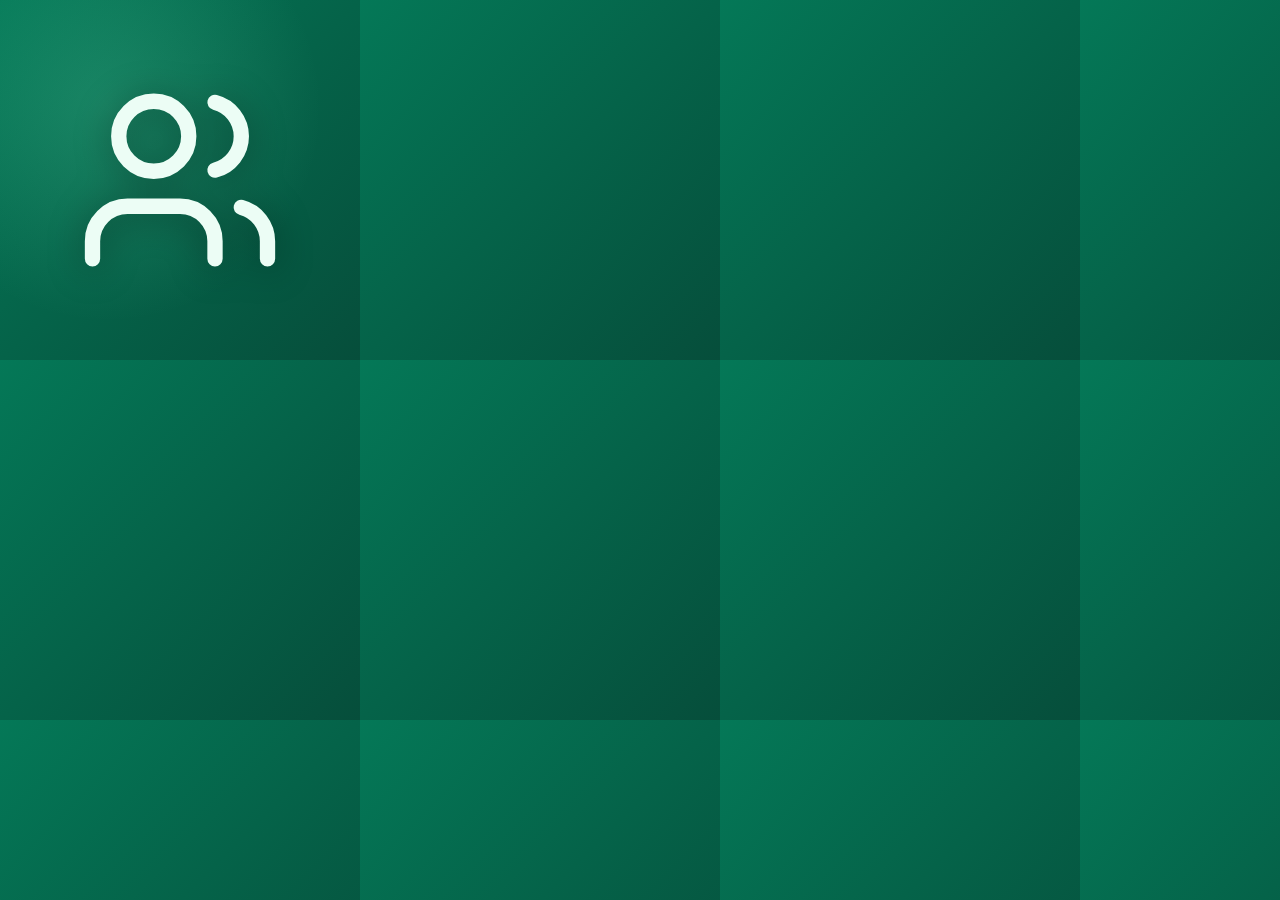
<file: apple-touch-icon.html>
<!DOCTYPE html>
<html lang="zh-CN">
<head>
<meta charset="UTF-8">
<title>Apple Touch Icon — Networking Workshop</title>
<style>
  :root { --primary: #047857; --primary-dark: #064e3b; }
  * { box-sizing: border-box; margin: 0; padding: 0; }
  html, body { width: 360px; height: 360px; overflow: hidden; }
  body {
    background: linear-gradient(135deg, var(--primary) 0%, var(--primary-dark) 100%);
    display: flex; align-items: center; justify-content: center; position: relative;
  }
  body::after {
    content: ""; position: absolute; inset: 0;
    background: radial-gradient(ellipse at 30% 30%, rgba(110,231,183,0.20) 0%, transparent 60%);
  }
  .icon {
    color: #ecfdf5; width: 210px; height: 210px;
    position: relative; z-index: 1;
    filter: drop-shadow(0 4px 18px rgba(0,0,0,0.35));
  }
</style>
</head>
<body>
  <svg class="icon" xmlns="http://www.w3.org/2000/svg" viewBox="0 0 24 24" fill="none" stroke="currentColor" stroke-width="1.75" stroke-linecap="round" stroke-linejoin="round" aria-hidden="true">
    <path d="M16 21v-2a4 4 0 0 0-4-4H6a4 4 0 0 0-4 4v2"></path>
    <circle cx="9" cy="7" r="4"></circle>
    <path d="M22 21v-2a4 4 0 0 0-3-3.87"></path>
    <path d="M16 3.13a4 4 0 0 1 0 7.75"></path>
  </svg>
</body>
</html>
</file>
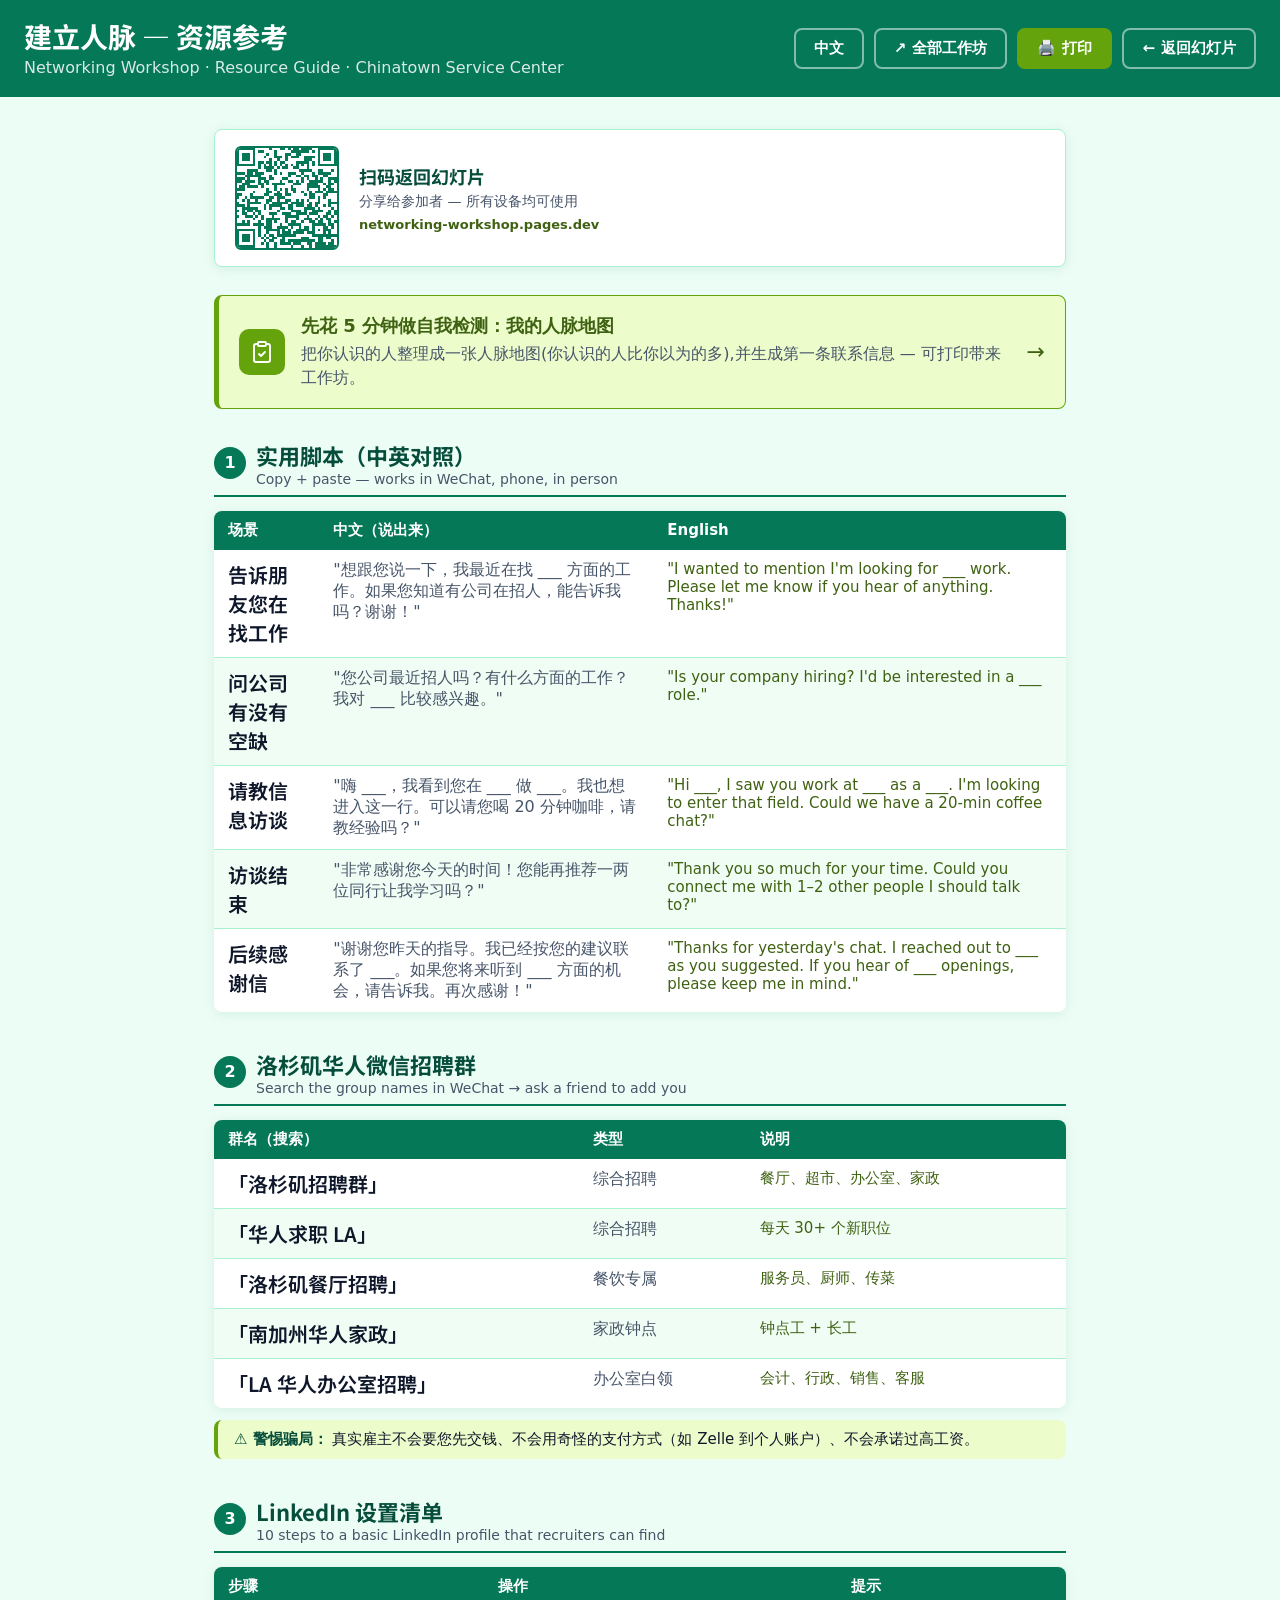
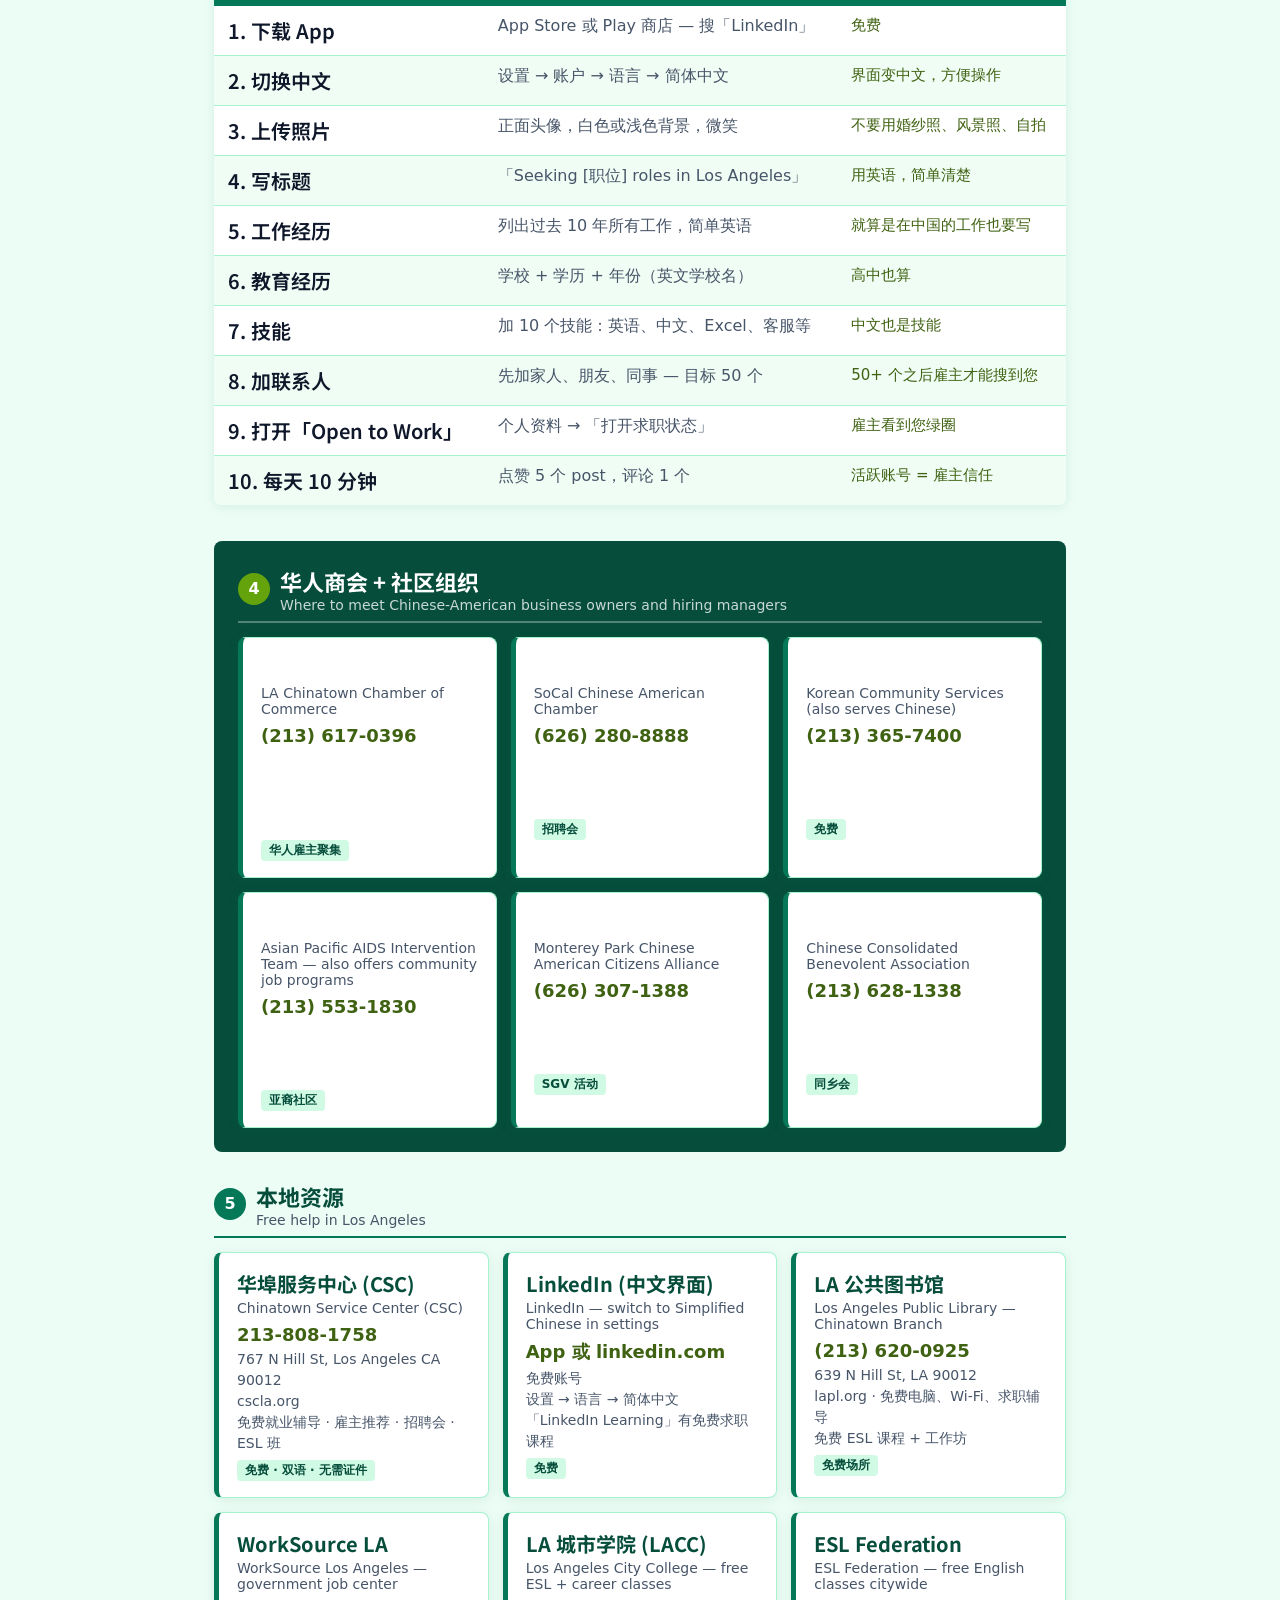
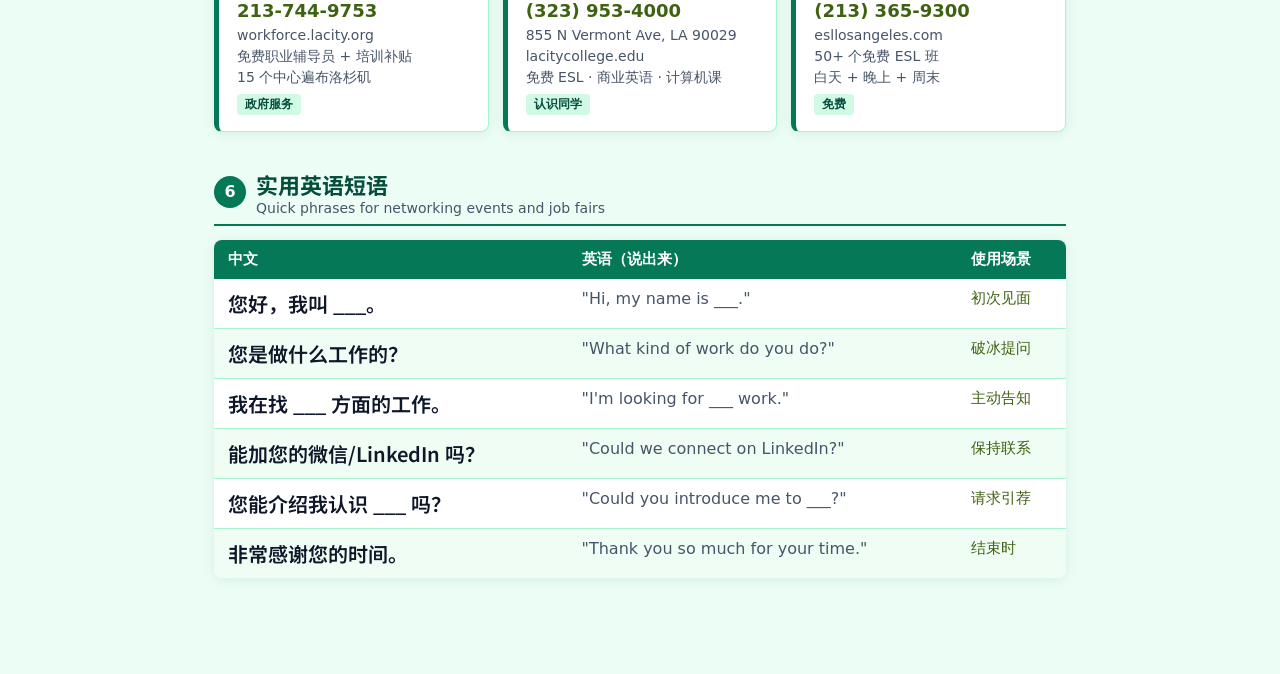
<file: resources.html>
<!DOCTYPE html>
<html lang="zh-CN">
<head>
  <meta charset="UTF-8">
  <meta name="viewport" content="width=device-width, initial-scale=1.0">
  <title>建立人脉资源 · Networking Resources — CSC</title>
  <meta name="description" content="Networking resource guide for new immigrants in LA — Chinese chambers, WeChat groups, LinkedIn setup, informational interview scripts, free help at CSC.">
  <link rel="canonical" href="https://networking-workshop.pages.dev/resources">
  <meta property="og:title" content="建立人脉资源 · Networking Resources — Chinatown Service Center">
  <meta property="og:description" content="Bilingual networking reference — Chinese chambers, WeChat job groups, LinkedIn setup, informational interview scripts.">
  <meta property="og:type" content="website">
  <meta property="og:url" content="https://networking-workshop.pages.dev/resources">
  <meta property="og:site_name" content="Chinatown Service Center">
  <meta property="og:locale" content="zh_CN">
  <meta property="og:locale:alternate" content="en_US">
  <meta property="og:image" content="https://networking-workshop.pages.dev/og-image.png">
  <meta property="og:image:width" content="1200">
  <meta property="og:image:height" content="630">
  <meta property="og:image:alt" content="建立人脉资源 · Networking Resources · Chinatown Service Center">
  <meta name="twitter:card" content="summary_large_image">
  <meta name="twitter:title" content="建立人脉资源 · Networking Resources">
  <meta name="twitter:description" content="Bilingual networking reference — Chinese chambers, WeChat job groups, LinkedIn setup, informational interview scripts.">
  <meta name="twitter:image" content="https://networking-workshop.pages.dev/og-image.png">
  <link rel="icon" href="data:image/svg+xml,<svg xmlns='http://www.w3.org/2000/svg' viewBox='0 0 100 100'><text y='.9em' font-size='90'>🤝</text></svg>">
  <link rel="apple-touch-icon" href="data:image/svg+xml,<svg xmlns='http://www.w3.org/2000/svg' viewBox='0 0 100 100'><rect width='100' height='100' rx='22' fill='%23047857'/><text x='50' y='72' font-size='62' text-anchor='middle'>🤝</text></svg>">
  <link rel="preconnect" href="https://fonts.googleapis.com">
  <link rel="preconnect" href="https://fonts.gstatic.com" crossorigin>
  <link rel="stylesheet" href="https://fonts.googleapis.com/css2?family=Noto+Sans+SC:wght@400;500;700&display=swap">
  <link rel="stylesheet" href="styles.css">
  <link rel="stylesheet" href="print.css">
</head>
<body class="zh resources-body">
<a class="skip-to-main" href="#main-content">跳至主内容 · Skip to main content</a>

<header class="resources-header no-print">
  <div class="resources-title-block">
    <div class="resources-title-zh">建立人脉 — 资源参考</div>
    <div class="resources-title-en">Networking Workshop · Resource Guide · Chinatown Service Center</div>
  </div>
  <div class="header-actions">
    <button class="btn-ghost" id="langToggle" data-action="toggle-lang" aria-label="切换语言 · Toggle language">中文</button>
    <a class="btn-ghost" href="https://csc-workshops.pages.dev" target="_blank" rel="noopener">↗ <span class="zh">全部工作坊</span><span class="en">All workshops</span></a>
    <button class="btn-primary print-btn" data-action="print">🖨️ <span class="zh">打印</span><span class="en">Print</span></button>
    <a class="btn-ghost back-link" href="index.html">← <span class="zh">返回幻灯片</span><span class="en">Back to Slides</span></a>
  </div>
</header>

<main class="resources-page" id="main-content">

  <div class="qr-top-row no-print" id="qr-top-row">
    <div id="qr-top"></div>
    <div class="qr-top-info">
      <div class="qr-top-zh"><span class="zh">扫码返回幻灯片</span><span class="en">Scan to view slides</span></div>
      <div class="qr-top-en"><span class="zh">分享给参加者 — 所有设备均可使用</span><span class="en">Share with participants — works on any device</span></div>
      <div class="qr-top-url">networking-workshop.pages.dev</div>
    </div>
  </div>

  <a class="tool-callout no-print" href="https://csc-diagnostics.pages.dev/#/w12/" target="_blank" rel="noopener noreferrer" aria-label="Self-check tool: Your Hidden Network · 自我检测工具：我的人脉地图">
    <span class="tool-callout-icon" aria-hidden="true">
      <svg xmlns="http://www.w3.org/2000/svg" width="24" height="24" viewBox="0 0 24 24" fill="none" stroke="currentColor" stroke-width="1.9" stroke-linecap="round" stroke-linejoin="round"><rect x="8" y="2" width="8" height="4" rx="1" ry="1"></rect><path d="M16 4h2a2 2 0 0 1 2 2v14a2 2 0 0 1-2 2H6a2 2 0 0 1-2-2V6a2 2 0 0 1 2-2h2"></path><path d="m9 14 2 2 4-4"></path></svg>
    </span>
    <span class="tool-callout-text">
      <span class="tool-callout-title"><span class="zh">先花 5 分钟做自我检测：我的人脉地图</span><span class="en">First, a 5-min self-check: Your Hidden Network</span></span>
      <span class="tool-callout-sub"><span class="zh">把你认识的人整理成一张人脉地图(你认识的人比你以为的多),并生成第一条联系信息 — 可打印带来工作坊。</span><span class="en">Map the people you already know (you know more than you think) and get a first outreach message — print and bring to the workshop.</span></span>
    </span>
    <span class="tool-callout-arrow" aria-hidden="true">→</span>
  </a>

  <!-- ── Section 1: Scripts ─────────────── -->
  <div class="resource-section">
    <div class="section-header">
      <div class="section-num">1</div>
      <div>
        <div class="section-title-zh"><span class="zh">实用脚本（中英对照）</span><span class="en">Bilingual Scripts</span></div>
        <div class="section-title-en"><span class="zh">Copy + paste — works in WeChat, phone, in person</span><span class="en">微信、电话、当面均可使用</span></div>
      </div>
    </div>
    <table class="res-table">
      <thead>
        <tr>
          <th><span class="zh">场景</span><span class="en">Situation</span></th>
          <th><span class="zh">中文（说出来）</span><span class="en">Chinese</span></th>
          <th><span class="zh">English</span><span class="en">English</span></th>
        </tr>
      </thead>
      <tbody>
        <tr>
          <td class="zh-cell"><span class="zh">告诉朋友您在找工作</span><span class="en">Tell a friend you're job-hunting</span></td>
          <td class="en-cell"><span class="zh">"想跟您说一下，我最近在找 ___ 方面的工作。如果您知道有公司在招人，能告诉我吗？谢谢！"</span><span class="en">"I wanted to mention I'm looking for ___ work. If you hear of openings, please let me know. Thanks!"</span></td>
          <td class="tip-cell">"I wanted to mention I'm looking for ___ work. Please let me know if you hear of anything. Thanks!"</td>
        </tr>
        <tr>
          <td class="zh-cell"><span class="zh">问公司有没有空缺</span><span class="en">Ask if their company is hiring</span></td>
          <td class="en-cell"><span class="zh">"您公司最近招人吗？有什么方面的工作？我对 ___ 比较感兴趣。"</span><span class="en">"Is your company hiring? What kind of role? I'd love to work in ___."</span></td>
          <td class="tip-cell">"Is your company hiring? I'd be interested in a ___ role."</td>
        </tr>
        <tr>
          <td class="zh-cell"><span class="zh">请教信息访谈</span><span class="en">Request an informational interview</span></td>
          <td class="en-cell"><span class="zh">"嗨 ___，我看到您在 ___ 做 ___。我也想进入这一行。可以请您喝 20 分钟咖啡，请教经验吗？"</span><span class="en">"Hi ___, I saw you work at ___ as ___. I'm hoping to enter that field. Could we have a 20-min coffee chat?"</span></td>
          <td class="tip-cell">"Hi ___, I saw you work at ___ as a ___. I'm looking to enter that field. Could we have a 20-min coffee chat?"</td>
        </tr>
        <tr>
          <td class="zh-cell"><span class="zh">访谈结束</span><span class="en">End of the interview</span></td>
          <td class="en-cell"><span class="zh">"非常感谢您今天的时间！您能再推荐一两位同行让我学习吗？"</span><span class="en">"Thank you so much for your time today! Could you introduce me to 1–2 other people I should talk to?"</span></td>
          <td class="tip-cell">"Thank you so much for your time. Could you connect me with 1–2 other people I should talk to?"</td>
        </tr>
        <tr>
          <td class="zh-cell"><span class="zh">后续感谢信</span><span class="en">Thank-you follow-up</span></td>
          <td class="en-cell"><span class="zh">"谢谢您昨天的指导。我已经按您的建议联系了 ___。如果您将来听到 ___ 方面的机会，请告诉我。再次感谢！"</span><span class="en">"Thank you for yesterday's chat. I followed your advice and reached out to ___. If you hear of ___ openings, please keep me in mind. Thanks again!"</span></td>
          <td class="tip-cell">"Thanks for yesterday's chat. I reached out to ___ as you suggested. If you hear of ___ openings, please keep me in mind."</td>
        </tr>
      </tbody>
    </table>
  </div>

  <!-- ── Section 2: WeChat Groups ─────────────── -->
  <div class="resource-section">
    <div class="section-header">
      <div class="section-num">2</div>
      <div>
        <div class="section-title-zh"><span class="zh">洛杉矶华人微信招聘群</span><span class="en">LA Chinese WeChat Job Groups</span></div>
        <div class="section-title-en"><span class="zh">Search the group names in WeChat → ask a friend to add you</span><span class="en">在微信里搜群名，请朋友拉您进群</span></div>
      </div>
    </div>
    <table class="res-table">
      <thead>
        <tr>
          <th><span class="zh">群名（搜索）</span><span class="en">Group Name (search)</span></th>
          <th><span class="zh">类型</span><span class="en">Type</span></th>
          <th><span class="zh">说明</span><span class="en">Notes</span></th>
        </tr>
      </thead>
      <tbody>
        <tr>
          <td class="zh-cell"><span class="zh">「洛杉矶招聘群」</span><span class="en">"LA Hiring Group"</span></td>
          <td class="en-cell"><span class="zh">综合招聘</span><span class="en">General hiring</span></td>
          <td class="tip-cell"><span class="zh">餐厅、超市、办公室、家政</span><span class="en">Restaurant, market, office, housekeeping</span></td>
        </tr>
        <tr>
          <td class="zh-cell"><span class="zh">「华人求职 LA」</span><span class="en">"Chinese Jobs LA"</span></td>
          <td class="en-cell"><span class="zh">综合招聘</span><span class="en">General hiring</span></td>
          <td class="tip-cell"><span class="zh">每天 30+ 个新职位</span><span class="en">30+ new posts daily</span></td>
        </tr>
        <tr>
          <td class="zh-cell"><span class="zh">「洛杉矶餐厅招聘」</span><span class="en">"LA Restaurant Jobs"</span></td>
          <td class="en-cell"><span class="zh">餐饮专属</span><span class="en">Restaurant only</span></td>
          <td class="tip-cell"><span class="zh">服务员、厨师、传菜</span><span class="en">Server, cook, busser</span></td>
        </tr>
        <tr>
          <td class="zh-cell"><span class="zh">「南加州华人家政」</span><span class="en">"SoCal Chinese Housekeeping"</span></td>
          <td class="en-cell"><span class="zh">家政钟点</span><span class="en">Housekeeping</span></td>
          <td class="tip-cell"><span class="zh">钟点工 + 长工</span><span class="en">Hourly + live-in</span></td>
        </tr>
        <tr>
          <td class="zh-cell"><span class="zh">「LA 华人办公室招聘」</span><span class="en">"LA Chinese Office Jobs"</span></td>
          <td class="en-cell"><span class="zh">办公室白领</span><span class="en">Office / clerical</span></td>
          <td class="tip-cell"><span class="zh">会计、行政、销售、客服</span><span class="en">Accounting, admin, sales, CSR</span></td>
        </tr>
      </tbody>
    </table>
    <div style="margin-top:12px;background:var(--accent-light);border-left:4px solid var(--accent);border-radius:8px;padding:10px 16px;font-size:15px;">
      <strong style="color:var(--primary-dark);"><span class="zh">⚠️ 警惕骗局：</span><span class="en">⚠️ Watch for scams: </span></strong>
      <span class="zh">真实雇主不会要您先交钱、不会用奇怪的支付方式（如 Zelle 到个人账户）、不会承诺过高工资。</span>
      <span class="en">Real employers don't ask for money upfront, don't use weird payment (Zelle to personal accounts), don't promise unrealistic pay.</span>
    </div>
  </div>

  <!-- ── Section 3: LinkedIn Setup ─────────────── -->
  <div class="resource-section">
    <div class="section-header">
      <div class="section-num">3</div>
      <div>
        <div class="section-title-zh"><span class="zh">LinkedIn 设置清单</span><span class="en">LinkedIn Setup Checklist</span></div>
        <div class="section-title-en"><span class="zh">10 steps to a basic LinkedIn profile that recruiters can find</span><span class="en">10 步建立一个招聘官能找到的基础资料</span></div>
      </div>
    </div>
    <table class="res-table">
      <thead>
        <tr>
          <th><span class="zh">步骤</span><span class="en">Step</span></th>
          <th><span class="zh">操作</span><span class="en">What to Do</span></th>
          <th><span class="zh">提示</span><span class="en">Tip</span></th>
        </tr>
      </thead>
      <tbody>
        <tr>
          <td class="zh-cell"><span class="zh">1. 下载 App</span><span class="en">1. Download App</span></td>
          <td class="en-cell"><span class="zh">App Store 或 Play 商店 — 搜「LinkedIn」</span><span class="en">App Store / Play Store — search "LinkedIn"</span></td>
          <td class="tip-cell"><span class="zh">免费</span><span class="en">Free</span></td>
        </tr>
        <tr>
          <td class="zh-cell"><span class="zh">2. 切换中文</span><span class="en">2. Switch to Chinese</span></td>
          <td class="en-cell"><span class="zh">设置 → 账户 → 语言 → 简体中文</span><span class="en">Settings → Account → Language → 简体中文</span></td>
          <td class="tip-cell"><span class="zh">界面变中文，方便操作</span><span class="en">Easier for first-time use</span></td>
        </tr>
        <tr>
          <td class="zh-cell"><span class="zh">3. 上传照片</span><span class="en">3. Upload photo</span></td>
          <td class="en-cell"><span class="zh">正面头像，白色或浅色背景，微笑</span><span class="en">Front-facing, plain background, smile</span></td>
          <td class="tip-cell"><span class="zh">不要用婚纱照、风景照、自拍</span><span class="en">No wedding photos, no scenery, no selfies</span></td>
        </tr>
        <tr>
          <td class="zh-cell"><span class="zh">4. 写标题</span><span class="en">4. Headline</span></td>
          <td class="en-cell"><span class="zh">「Seeking [职位] roles in Los Angeles」</span><span class="en">"Seeking [Job Title] roles in Los Angeles"</span></td>
          <td class="tip-cell"><span class="zh">用英语，简单清楚</span><span class="en">English, short, clear</span></td>
        </tr>
        <tr>
          <td class="zh-cell"><span class="zh">5. 工作经历</span><span class="en">5. Work history</span></td>
          <td class="en-cell"><span class="zh">列出过去 10 年所有工作，简单英语</span><span class="en">List all jobs from last 10 years, simple English</span></td>
          <td class="tip-cell"><span class="zh">就算是在中国的工作也要写</span><span class="en">Include jobs from overseas too</span></td>
        </tr>
        <tr>
          <td class="zh-cell"><span class="zh">6. 教育经历</span><span class="en">6. Education</span></td>
          <td class="en-cell"><span class="zh">学校 + 学历 + 年份（英文学校名）</span><span class="en">School + degree + year (use English school name)</span></td>
          <td class="tip-cell"><span class="zh">高中也算</span><span class="en">High school counts</span></td>
        </tr>
        <tr>
          <td class="zh-cell"><span class="zh">7. 技能</span><span class="en">7. Skills</span></td>
          <td class="en-cell"><span class="zh">加 10 个技能：英语、中文、Excel、客服等</span><span class="en">Add 10 skills: English, Mandarin, Excel, customer service, etc.</span></td>
          <td class="tip-cell"><span class="zh">中文也是技能</span><span class="en">"Mandarin" is a real skill</span></td>
        </tr>
        <tr>
          <td class="zh-cell"><span class="zh">8. 加联系人</span><span class="en">8. Connect</span></td>
          <td class="en-cell"><span class="zh">先加家人、朋友、同事 — 目标 50 个</span><span class="en">Start with family, friends, coworkers — aim for 50</span></td>
          <td class="tip-cell"><span class="zh">50+ 个之后雇主才能搜到您</span><span class="en">Recruiters can find you after 50+</span></td>
        </tr>
        <tr>
          <td class="zh-cell"><span class="zh">9. 打开「Open to Work」</span><span class="en">9. Turn on "Open to Work"</span></td>
          <td class="en-cell"><span class="zh">个人资料 → 「打开求职状态」</span><span class="en">Profile → "Open to Work" → green circle</span></td>
          <td class="tip-cell"><span class="zh">雇主看到您绿圈</span><span class="en">Recruiters see your green ring</span></td>
        </tr>
        <tr>
          <td class="zh-cell"><span class="zh">10. 每天 10 分钟</span><span class="en">10. 10 min daily</span></td>
          <td class="en-cell"><span class="zh">点赞 5 个 post，评论 1 个</span><span class="en">Like 5 posts, comment on 1</span></td>
          <td class="tip-cell"><span class="zh">活跃账号 = 雇主信任</span><span class="en">Active accounts get more views</span></td>
        </tr>
      </tbody>
    </table>
  </div>

  <!-- ── Section 4: Chinese Chambers & Orgs ─────────── -->
  <div class="resource-section section--dark">
    <div class="section-header">
      <div class="section-num">4</div>
      <div>
        <div class="section-title-zh"><span class="zh">华人商会 + 社区组织</span><span class="en">Chinese Chambers + Community Orgs</span></div>
        <div class="section-title-en"><span class="zh">Where to meet Chinese-American business owners and hiring managers</span><span class="en">认识华裔老板和招聘经理的地方</span></div>
      </div>
    </div>
    <div class="org-cards">
      <div class="org-card">
        <div class="org-name-zh"><span class="zh">洛杉矶华埠商会</span><span class="en">LA Chinatown Chamber</span></div>
        <div class="org-name-en"><span class="zh">LA Chinatown Chamber of Commerce</span><span class="en">洛杉矶华埠商会</span></div>
        <div class="org-phone">(213) 617-0396</div>
        <div class="org-detail">
          <span class="zh">lachinesechamber.org<br>会员包括华人餐厅、超市、地产公司<br>每月会员活动 — 可参加</span>
          <span class="en">lachinesechamber.org<br>Members include Chinese restaurants, markets, realty<br>Monthly events — open to non-members</span>
        </div>
        <div class="org-badge"><span class="zh">华人雇主聚集</span><span class="en">Chinese employers</span></div>
      </div>
      <div class="org-card">
        <div class="org-name-zh"><span class="zh">南加州中华总商会</span><span class="en">SoCal Chinese Chamber</span></div>
        <div class="org-name-en"><span class="zh">SoCal Chinese American Chamber</span><span class="en">南加州中华总商会</span></div>
        <div class="org-phone">(626) 280-8888</div>
        <div class="org-detail">
          <span class="zh">scccoc.org<br>覆盖 SGV 华人区<br>每年举办大型招聘会</span>
          <span class="en">scccoc.org<br>Covers SGV Chinese region<br>Hosts annual job fairs</span>
        </div>
        <div class="org-badge"><span class="zh">招聘会</span><span class="en">Job fairs</span></div>
      </div>
      <div class="org-card">
        <div class="org-name-zh"><span class="zh">KCS 韩华服务中心</span><span class="en">KCS Center</span></div>
        <div class="org-name-en"><span class="zh">Korean Community Services (also serves Chinese)</span><span class="en">韩华社区服务中心</span></div>
        <div class="org-phone">(213) 365-7400</div>
        <div class="org-detail">
          <span class="zh">kcsinc.org<br>就业辅导 + 雇主推荐<br>常和华人组织合作</span>
          <span class="en">kcsinc.org<br>Job counseling + employer referrals<br>Partners with Chinese orgs</span>
        </div>
        <div class="org-badge"><span class="zh">免费</span><span class="en">Free</span></div>
      </div>
      <div class="org-card">
        <div class="org-name-zh"><span class="zh">APAIT 亚太裔服务联盟</span><span class="en">APAIT</span></div>
        <div class="org-name-en"><span class="zh">Asian Pacific AIDS Intervention Team — also offers community job programs</span><span class="en">亚太裔服务联盟（也提供社区就业项目）</span></div>
        <div class="org-phone">(213) 553-1830</div>
        <div class="org-detail">
          <span class="zh">apaitonline.org<br>亚裔社区活动<br>定期招聘活动</span>
          <span class="en">apaitonline.org<br>Pan-Asian community events<br>Regular hiring meetups</span>
        </div>
        <div class="org-badge"><span class="zh">亚裔社区</span><span class="en">Pan-Asian</span></div>
      </div>
      <div class="org-card">
        <div class="org-name-zh"><span class="zh">蒙特利公园华人协会</span><span class="en">Monterey Park Chinese Assoc.</span></div>
        <div class="org-name-en"><span class="zh">Monterey Park Chinese American Citizens Alliance</span><span class="en">蒙特利公园华人协会</span></div>
        <div class="org-phone">(626) 307-1388</div>
        <div class="org-detail">
          <span class="zh">SGV 华人聚居地<br>春节、中秋等社区活动<br>免费参加</span>
          <span class="en">SGV Chinese hub<br>Lunar New Year, Mid-Autumn events<br>Free to attend</span>
        </div>
        <div class="org-badge"><span class="zh">SGV 活动</span><span class="en">SGV events</span></div>
      </div>
      <div class="org-card">
        <div class="org-name-zh"><span class="zh">中华会馆</span><span class="en">CCBA</span></div>
        <div class="org-name-en"><span class="zh">Chinese Consolidated Benevolent Association</span><span class="en">中华会馆</span></div>
        <div class="org-phone">(213) 628-1338</div>
        <div class="org-detail">
          <span class="zh">925 N Broadway, LA 90012<br>同乡会、姓氏会、商业会议<br>百年华人组织</span>
          <span class="en">925 N Broadway, LA 90012<br>Hometown assoc., family assoc., business meetings<br>100+ year history</span>
        </div>
        <div class="org-badge"><span class="zh">同乡会</span><span class="en">Hometown assoc.</span></div>
      </div>
    </div>
  </div>

  <!-- ── Section 5: Local Resources ─────────────── -->
  <div class="resource-section">
    <div class="section-header">
      <div class="section-num">5</div>
      <div>
        <div class="section-title-zh"><span class="zh">本地资源</span><span class="en">Local Resources</span></div>
        <div class="section-title-en"><span class="zh">Free help in Los Angeles</span><span class="en">洛杉矶免费帮助</span></div>
      </div>
    </div>
    <div class="org-cards">
      <div class="org-card">
        <div class="org-name-zh"><span class="zh">华埠服务中心 (CSC)</span><span class="en">Chinatown Service Center (CSC)</span></div>
        <div class="org-name-en"><span class="zh">Chinatown Service Center (CSC)</span><span class="en">华埠服务中心</span></div>
        <div class="org-phone">213-808-1758</div>
        <div class="org-detail">
          <span class="zh">767 N Hill St, Los Angeles CA 90012<br>cscla.org<br>免费就业辅导 · 雇主推荐 · 招聘会 · ESL 班</span>
          <span class="en">767 N Hill St, Los Angeles CA 90012<br>cscla.org<br>Free job counseling · Employer referrals · Job fairs · ESL</span>
        </div>
        <div class="org-badge"><span class="zh">免费 · 双语 · 无需证件</span><span class="en">Free · Bilingual · No ID required</span></div>
      </div>
      <div class="org-card">
        <div class="org-name-zh"><span class="zh">LinkedIn (中文界面)</span><span class="en">LinkedIn (Chinese UI)</span></div>
        <div class="org-name-en"><span class="zh">LinkedIn — switch to Simplified Chinese in settings</span><span class="en">LinkedIn — 在设置中切换中文</span></div>
        <div class="org-phone"><span class="zh">App 或 linkedin.com</span><span class="en">App / linkedin.com</span></div>
        <div class="org-detail">
          <span class="zh">免费账号<br>设置 → 语言 → 简体中文<br>「LinkedIn Learning」有免费求职课程</span>
          <span class="en">Free account<br>Settings → Language → Simplified Chinese<br>"LinkedIn Learning" has free job-search courses</span>
        </div>
        <div class="org-badge"><span class="zh">免费</span><span class="en">Free</span></div>
      </div>
      <div class="org-card">
        <div class="org-name-zh"><span class="zh">LA 公共图书馆</span><span class="en">LA Public Library</span></div>
        <div class="org-name-en"><span class="zh">Los Angeles Public Library — Chinatown Branch</span><span class="en">洛杉矶公共图书馆 华埠分馆</span></div>
        <div class="org-phone">(213) 620-0925</div>
        <div class="org-detail">
          <span class="zh">639 N Hill St, LA 90012<br>lapl.org · 免费电脑、Wi-Fi、求职辅导<br>免费 ESL 课程 + 工作坊</span>
          <span class="en">639 N Hill St, LA 90012<br>lapl.org · Free computers, Wi-Fi, job counseling<br>Free ESL classes + workshops</span>
        </div>
        <div class="org-badge"><span class="zh">免费场所</span><span class="en">Free space</span></div>
      </div>
      <div class="org-card">
        <div class="org-name-zh"><span class="zh">WorkSource LA</span><span class="en">WorkSource LA</span></div>
        <div class="org-name-en"><span class="zh">WorkSource Los Angeles — government job center</span><span class="en">洛杉矶政府就业中心</span></div>
        <div class="org-phone">213-744-9753</div>
        <div class="org-detail">
          <span class="zh">workforce.lacity.org<br>免费职业辅导员 + 培训补贴<br>15 个中心遍布洛杉矶</span>
          <span class="en">workforce.lacity.org<br>Free job counselor + training grants<br>15 centers across LA</span>
        </div>
        <div class="org-badge"><span class="zh">政府服务</span><span class="en">Gov't service</span></div>
      </div>
      <div class="org-card">
        <div class="org-name-zh"><span class="zh">LA 城市学院 (LACC)</span><span class="en">LA City College</span></div>
        <div class="org-name-en"><span class="zh">Los Angeles City College — free ESL + career classes</span><span class="en">洛杉矶城市学院 — 免费英语 + 职业课</span></div>
        <div class="org-phone">(323) 953-4000</div>
        <div class="org-detail">
          <span class="zh">855 N Vermont Ave, LA 90029<br>lacitycollege.edu<br>免费 ESL · 商业英语 · 计算机课</span>
          <span class="en">855 N Vermont Ave, LA 90029<br>lacitycollege.edu<br>Free ESL · Business English · Computer classes</span>
        </div>
        <div class="org-badge"><span class="zh">认识同学</span><span class="en">Meet classmates</span></div>
      </div>
      <div class="org-card">
        <div class="org-name-zh"><span class="zh">ESL Federation</span><span class="en">ESL Federation</span></div>
        <div class="org-name-en"><span class="zh">ESL Federation — free English classes citywide</span><span class="en">免费英语联盟</span></div>
        <div class="org-phone">(213) 365-9300</div>
        <div class="org-detail">
          <span class="zh">esllosangeles.com<br>50+ 个免费 ESL 班<br>白天 + 晚上 + 周末</span>
          <span class="en">esllosangeles.com<br>50+ free ESL classes citywide<br>Day / evening / weekend</span>
        </div>
        <div class="org-badge"><span class="zh">免费</span><span class="en">Free</span></div>
      </div>
    </div>
  </div>

  <!-- ── Section 6: Quick English Phrases ─────────── -->
  <div class="resource-section">
    <div class="section-header">
      <div class="section-num">6</div>
      <div>
        <div class="section-title-zh"><span class="zh">实用英语短语</span><span class="en">Useful English Phrases</span></div>
        <div class="section-title-en"><span class="zh">Quick phrases for networking events and job fairs</span><span class="en">招聘会、社区活动上能用的常用句</span></div>
      </div>
    </div>
    <table class="res-table">
      <thead>
        <tr>
          <th><span class="zh">中文</span><span class="en">Chinese</span></th>
          <th><span class="zh">英语（说出来）</span><span class="en">English (say this)</span></th>
          <th><span class="zh">使用场景</span><span class="en">When to use</span></th>
        </tr>
      </thead>
      <tbody>
        <tr>
          <td class="zh-cell"><span class="zh">您好，我叫 ___。</span><span class="en">Hi, I'm ___.</span></td>
          <td class="en-cell">"Hi, my name is ___."</td>
          <td class="tip-cell"><span class="zh">初次见面</span><span class="en">First meeting</span></td>
        </tr>
        <tr>
          <td class="zh-cell"><span class="zh">您是做什么工作的？</span><span class="en">What do you do?</span></td>
          <td class="en-cell">"What kind of work do you do?"</td>
          <td class="tip-cell"><span class="zh">破冰提问</span><span class="en">Icebreaker question</span></td>
        </tr>
        <tr>
          <td class="zh-cell"><span class="zh">我在找 ___ 方面的工作。</span><span class="en">I'm looking for ___ work.</span></td>
          <td class="en-cell">"I'm looking for ___ work."</td>
          <td class="tip-cell"><span class="zh">主动告知</span><span class="en">Share your goal</span></td>
        </tr>
        <tr>
          <td class="zh-cell"><span class="zh">能加您的微信/LinkedIn 吗？</span><span class="en">Can I add you on WeChat/LinkedIn?</span></td>
          <td class="en-cell">"Could we connect on LinkedIn?"</td>
          <td class="tip-cell"><span class="zh">保持联系</span><span class="en">Stay in touch</span></td>
        </tr>
        <tr>
          <td class="zh-cell"><span class="zh">您能介绍我认识 ___ 吗？</span><span class="en">Could you introduce me to ___?</span></td>
          <td class="en-cell">"Could you introduce me to ___?"</td>
          <td class="tip-cell"><span class="zh">请求引荐</span><span class="en">Ask for an intro</span></td>
        </tr>
        <tr>
          <td class="zh-cell"><span class="zh">非常感谢您的时间。</span><span class="en">Thank you for your time.</span></td>
          <td class="en-cell">"Thank you so much for your time."</td>
          <td class="tip-cell"><span class="zh">结束时</span><span class="en">End of conversation</span></td>
        </tr>
      </tbody>
    </table>
  </div>

</main>

<script src="qrcode.min.js"></script>
<script src="resources.js"></script>
</body>
</html>
</file>
<file: styles.css>
/* ─── CSS Custom Properties ─────────────────────────────── */
:root {
  --bg:           #ecfdf5;
  --surface:      #ffffff;
  --primary:      #047857;
  --primary-dark: #064e3b;
  --primary-light:#d1fae5;
  --accent:       #65a30d;
  --accent-text:  #3f6212;
  --accent-light: #ecfccb;
  --text:         #0f172a;
  --text-sub:     #475569;
  --border:       #a7f3d0;
  --shadow:       0 2px 12px rgba(4,120,87,0.10);
  --radius-card:  8px;
  --radius-activity: 12px;
  --radius-btn:   8px;
  --transition:   200ms ease;
  /* Activity match-state colors — emerald / lime / teal / sky */
  --match-1:      #047857;
  --match-1-bg:   #d1fae5;
  --match-2:      #65a30d;
  --match-2-bg:   #ecfccb;
  --match-3:      #0f766e;
  --match-3-bg:   #ccfbf1;
  --match-4:      #0284c7;
  --match-4-bg:   #e0f2fe;
}

/* ─── Slide Transition ──────────────────────────────────── */
@keyframes slideFadeIn {
  from { opacity: 0; transform: translateY(6px); }
  to   { opacity: 1; transform: translateY(0); }
}

/* ─── Reset ─────────────────────────────────────────────── */
*, *::before, *::after { box-sizing: border-box; margin: 0; padding: 0; }
html { font-size: 16px; }
body {
  font-family: -apple-system, BlinkMacSystemFont, "Segoe UI", system-ui, sans-serif;
  background: var(--bg);
  color: var(--text);
  height: 100dvh;
  overflow: hidden;
  display: flex;
  flex-direction: column;
}

/* ─── Language Visibility ───────────────────────────────── */
body.zh .en { display: none !important; }
body:not(.zh) .zh { display: none !important; }

/* ─── Suppress focus ring on programmatic heading focus ─── */
h1:focus:not(:focus-visible),
h2:focus:not(:focus-visible) { outline: none; }
[tabindex="-1"]:focus { outline: none; }

/* ─── Explicit focus-visible for interactive elements ───── */
.nav-btn:focus-visible,
.reveal-btn:focus-visible,
.lang-toggle:focus-visible {
  outline: 3px solid #fff;
  outline-offset: 2px;
}
a:focus-visible {
  outline: 3px solid var(--primary);
  outline-offset: 2px;
  border-radius: 2px;
}

/* ─── Skip Link ─────────────────────────────────────────── */
.skip-to-main {
  position: absolute;
  left: -9999px;
  top: 0;
  background: var(--primary);
  color: #fff;
  padding: 8px 16px;
  z-index: 100;
  border-radius: 0 0 8px 0;
}
.skip-to-main:focus { left: 0; }

/* ─── Noscript ──────────────────────────────────────────── */
.noscript-msg {
  position: fixed; inset: 0;
  display: flex; align-items: center; justify-content: center;
  background: var(--bg); font-size: 1.25rem;
  padding: 2rem; text-align: center;
}

/* ─── Header ────────────────────────────────────────────── */
.slide-header {
  display: flex;
  align-items: center;
  justify-content: space-between;
  padding: 10px 20px;
  background: var(--primary);
  color: #fff;
  flex-shrink: 0;
  min-height: 44px;
}
.section-label {
  font-size: 14px;
  font-weight: 600;
  letter-spacing: 0.03em;
  opacity: 0.9;
}
.slide-counter {
  font-size: 14px;
  font-weight: 600;
  background: rgba(255,255,255,0.2);
  padding: 3px 10px;
  border-radius: 20px;
}

.header-right {
  display: flex;
  align-items: center;
  gap: 10px;
}

/* ─── Language Toggle ───────────────────────────────────── */
.lang-toggle {
  background: rgba(255,255,255,0.18);
  color: #fff;
  border: 1.5px solid rgba(255,255,255,0.4);
  border-radius: var(--radius-btn);
  padding: 4px 12px;
  font-size: 13px;
  font-weight: 600;
  cursor: pointer;
  transition: background var(--transition);
  line-height: 1.4;
  flex-shrink: 0;
}
.lang-toggle:hover { background: rgba(255,255,255,0.28); }

/* ─── Slides Area ───────────────────────────────────────── */
.slides-area {
  flex: 1;
  position: relative;
  overflow: hidden;
}

/* ─── Slide Base ────────────────────────────────────────── */
.slide {
  display: none;
  position: absolute;
  inset: 0;
  background: var(--bg);
  overflow-y: auto;
  padding: 32px 40px 24px;
}
.slide.active { display: flex; flex-direction: column; animation: slideFadeIn 220ms ease-out; }
.slide-centered { align-items: center; text-align: center; }
.slide-inner { width: 100%; max-width: 1100px; margin: 0 auto; }
.slide-centered .slide-inner { display: flex; flex-direction: column; align-items: center; }

/* ─── Title Slide ───────────────────────────────────────── */
.title-slide {
  background: radial-gradient(ellipse at 55% 40%, #10b981 0%, var(--primary) 55%, var(--primary-dark) 100%);
  justify-content: center;
  color: #fff;
}
.title-slide .slide-inner { text-align: center; }
.csc-name {
  font-size: 18px;
  font-weight: 500;
  opacity: 0.85;
  margin-bottom: 24px;
  letter-spacing: 0.04em;
}
.main-title {
  font-family: "PingFang SC", "Noto Sans SC", "Microsoft YaHei", sans-serif;
  font-size: 64px;
  font-weight: 700;
  line-height: 1.2;
  margin-bottom: 12px;
  text-shadow: 0 2px 8px rgba(0,0,0,0.2);
}
.main-subtitle {
  font-size: 32px;
  font-weight: 400;
  opacity: 0.88;
  margin-bottom: 32px;
}
.date-line { font-size: 18px; opacity: 0.72; margin-bottom: 36px; }
.start-hint {
  display: inline-block;
  font-size: 16px;
  opacity: 0.68;
  background: rgba(255,255,255,0.15);
  padding: 6px 16px;
  border-radius: 20px;
  border: 1px solid rgba(255,255,255,0.3);
}

/* ─── Topic Badge ───────────────────────────────────────── */
.topic-badge svg { vertical-align: middle; }
.topic-badge {
  display: inline-flex;
  align-items: center;
  gap: 6px;
  background: var(--primary-light);
  color: var(--primary-dark);
  font-size: 14px;
  font-weight: 700;
  padding: 5px 14px;
  border-radius: 20px;
  margin-bottom: 16px;
  text-transform: uppercase;
  letter-spacing: 0.04em;
}

/* ─── Slide Headings ────────────────────────────────────── */
.zh-headline {
  font-family: "PingFang SC", "Noto Sans SC", "Microsoft YaHei", sans-serif;
  font-size: 48px;
  font-weight: 700;
  color: var(--primary-dark);
  line-height: 1.2;
  margin-bottom: 6px;
}
.en-subtitle {
  font-size: 22px;
  font-weight: 500;
  color: var(--text-sub);
  margin-bottom: 24px;
  line-height: 1.4;
}

/* ─── Big Stat (Slide 3) ────────────────────────────────── */
.big-stat {
  background: var(--surface);
  border: 1.5px solid var(--border);
  border-radius: var(--radius-card);
  padding: 24px 32px;
  margin: 12px 0 18px;
  text-align: center;
  box-shadow: var(--shadow);
  width: 100%;
}
.big-stat-num {
  font-size: 88px;
  font-weight: 900;
  color: var(--accent);
  line-height: 1;
  margin-bottom: 6px;
  letter-spacing: -0.02em;
}
.big-stat-label-zh {
  font-family: "PingFang SC", "Noto Sans SC", "Microsoft YaHei", sans-serif;
  font-size: 28px;
  font-weight: 700;
  color: var(--primary-dark);
  margin-bottom: 4px;
}
.big-stat-label-en { font-size: 16px; color: var(--text-sub); }

/* ─── Donut Viz (Slide 3) ───────────────────────────────── */
.viz-donut {
  display: flex;
  align-items: center;
  justify-content: center;
  gap: 28px;
  margin: 6px 0 10px;
  flex-wrap: wrap;
}
.donut-legend {
  display: flex;
  flex-direction: column;
  gap: 10px;
  text-align: left;
}
.legend-row {
  display: flex;
  align-items: center;
  gap: 10px;
  font-size: 18px;
  color: var(--text);
}
.legend-swatch {
  display: inline-block;
  width: 18px;
  height: 18px;
  border-radius: 4px;
  flex-shrink: 0;
}
.legend-text strong { color: var(--primary-dark); }

/* ─── VS Compare (Slide 8 good vs bad question) ────────── */
.viz-vs {
  display: grid;
  grid-template-columns: 1fr 1fr;
  gap: 16px;
  margin: 16px 0;
  width: 100%;
}
.vs-col {
  padding: 16px 18px;
  border-radius: 10px;
  display: flex;
  flex-direction: column;
  gap: 8px;
  background: var(--surface);
}
.vs-bad { border-left: 4px solid #dc2626; }
.vs-good { border-left: 4px solid #16a34a; }
.vs-label {
  font-family: "PingFang SC", "Noto Sans SC", "Microsoft YaHei", sans-serif;
  font-weight: 700;
  font-size: 16px;
  color: var(--text-sub);
  text-transform: uppercase;
  letter-spacing: 0.04em;
}
.vs-bad .vs-label { color: #b91c1c; }
.vs-good .vs-label { color: #15803d; }
.vs-col p {
  font-family: "PingFang SC", "Noto Sans SC", "Microsoft YaHei", sans-serif;
  font-size: 19px;
  font-weight: 600;
  color: var(--text);
  line-height: 1.4;
}

/* ─── Activity Slide ────────────────────────────────────── */
.activity-slide { background: var(--accent-light); }
.activity-slide .topic-badge {
  background: var(--accent-light);
  color: var(--primary-dark);
}
.activity-slide .zh-headline,
.activity-slide .en-subtitle {
  color: var(--primary-dark);
}

/* Activity poll cards (Slide 4) */
.poll-options {
  display: grid;
  grid-template-columns: repeat(4, 1fr);
  gap: 12px;
  width: 100%;
  margin-bottom: 18px;
}
.poll-card {
  background: var(--surface);
  border: 2px solid var(--border);
  border-radius: var(--radius-activity);
  padding: 16px 12px;
  text-align: center;
  box-shadow: var(--shadow);
  transition: border-color var(--transition), background var(--transition);
  position: relative;
}
.poll-card.winner {
  border-color: var(--match-1);
  background: var(--match-1-bg);
}
.poll-card.winner::after {
  content: "✓";
  position: absolute;
  top: -10px;
  right: -10px;
  background: var(--match-1);
  color: #fff;
  width: 28px;
  height: 28px;
  border-radius: 50%;
  display: flex;
  align-items: center;
  justify-content: center;
  font-weight: 900;
  font-size: 16px;
  box-shadow: 0 2px 6px rgba(0,0,0,0.18);
}
.poll-card-icon { color: var(--primary); margin-bottom: 8px; display: flex; justify-content: center; }
.poll-card-name {
  font-family: "PingFang SC", "Noto Sans SC", "Microsoft YaHei", sans-serif;
  font-size: 20px;
  font-weight: 700;
  color: var(--primary-dark);
  margin-bottom: 4px;
}
.poll-card-pct {
  font-size: 22px;
  font-weight: 800;
  color: var(--accent);
  line-height: 1;
  margin-bottom: 4px;
  display: none;
}
.poll-card.winner .poll-card-pct,
.activity-slide[data-phase="answer"] .poll-card-pct { display: block; }
.poll-card-note {
  font-size: 13px;
  color: var(--text-sub);
  line-height: 1.3;
}

.vote-prompt {
  font-size: 18px;
  color: var(--primary-dark);
  font-weight: 600;
  margin-bottom: 12px;
}

/* ─── Reveal Button ─────────────────────────────────────── */
.reveal-btn {
  background: var(--accent);
  color: #fff;
  border: none;
  border-radius: var(--radius-btn);
  padding: 14px 32px;
  font-size: 20px;
  font-weight: 700;
  cursor: pointer;
  transition: background var(--transition), transform var(--transition);
  font-family: "PingFang SC", "Noto Sans SC", "Microsoft YaHei", -apple-system, sans-serif;
  margin-top: 12px;
}
.reveal-btn:hover { background: #4d7c0f; transform: translateY(-1px); }
.reveal-btn:disabled { background: var(--border); color: var(--text-sub); cursor: not-allowed; transform: none; }

/* ─── Activity Answer Box ──────────────────── */
.activity-answer-box {
  display: none;
  width: 100%;
  background: var(--surface);
  border: 2px solid var(--match-1);
  border-radius: 12px;
  padding: 14px 18px;
  margin-top: 4px;
}
.activity-answer-title {
  font-weight: 700;
  color: var(--match-1);
  font-size: 20px;
  margin-bottom: 8px;
  font-family: "PingFang SC", "Noto Sans SC", "Microsoft YaHei", sans-serif;
}
.activity-answer-text {
  font-size: 15px;
  color: var(--text);
  line-height: 1.5;
}

/* ─── Quiz ──────────────────────────────────────────────── */
.quiz-question {
  background: var(--surface);
  border: 2px solid var(--border);
  border-radius: var(--radius-activity);
  padding: 20px 24px;
  margin-bottom: 16px;
  width: 100%;
  max-width: 760px;
  box-shadow: var(--shadow);
}
.quiz-q-zh {
  font-family: "PingFang SC", "Noto Sans SC", "Microsoft YaHei", sans-serif;
  font-size: 28px;
  font-weight: 700;
  color: var(--text);
  margin-bottom: 6px;
  line-height: 1.3;
}
.quiz-q-en {
  font-size: 17px;
  color: var(--text-sub);
  line-height: 1.4;
}
.answer-block {
  background: var(--surface);
  border: 2px solid var(--primary);
  border-radius: var(--radius-activity);
  padding: 16px 22px;
  width: 100%;
  max-width: 760px;
  margin-bottom: 12px;
  display: none;
}
.verdict-badge {
  display: inline-flex;
  align-items: center;
  gap: 6px;
  padding: 6px 16px;
  border-radius: 6px;
  font-size: 18px;
  font-weight: 800;
  margin-bottom: 10px;
}
.verdict-false { background: #fdecea; color: #b91c1c; border: 2px solid #fca5a5; }
.verdict-true  { background: #e8f5e9; color: #15803d; border: 2px solid #86efac; }
.answer-explanation-zh {
  font-family: "PingFang SC", "Noto Sans SC", "Microsoft YaHei", sans-serif;
  font-size: 24px;
  font-weight: 700;
  color: var(--text);
  margin-bottom: 6px;
  line-height: 1.3;
}
.answer-explanation-en {
  font-size: 16px;
  color: var(--text-sub);
  line-height: 1.5;
}
.q2-block, .q3-block { display: none; width: 100%; max-width: 760px; }

/* ─── Agenda Grid ────────────────────────────────────────── */
.agenda-grid {
  display: grid;
  grid-template-columns: repeat(3, 1fr);
  gap: 20px;
  width: 100%;
  margin-top: 8px;
}
.agenda-card {
  background: var(--surface);
  border: 1.5px solid var(--border);
  border-radius: var(--radius-card);
  padding: 28px 20px;
  text-align: center;
  box-shadow: var(--shadow);
}
.agenda-num {
  font-size: 20px;
  font-weight: 900;
  color: var(--accent);
  margin-bottom: 8px;
}
.agenda-icon { display: block; margin: 0 auto 12px; color: var(--accent); }
.agenda-zh {
  font-family: "PingFang SC", "Noto Sans SC", "Microsoft YaHei", sans-serif;
  font-size: 28px;
  font-weight: 700;
  color: var(--primary-dark);
  margin-bottom: 6px;
}
.agenda-en { font-size: 16px; color: var(--text-sub); }

/* ─── Network Source Grid (Slides 5, 6) ─────────────────── */
.network-grid {
  display: grid;
  grid-template-columns: repeat(2, 1fr);
  gap: 14px;
  width: 100%;
}
.network-card {
  background: var(--surface);
  border: 1.5px solid var(--border);
  border-left: 5px solid var(--primary);
  border-radius: var(--radius-card);
  padding: 16px 18px;
  box-shadow: var(--shadow);
  display: flex;
  align-items: flex-start;
  gap: 14px;
}
.network-card.accent-card { border-left-color: var(--accent); }
.network-card-icon {
  flex-shrink: 0;
  width: 44px;
  height: 44px;
  border-radius: 8px;
  background: var(--primary-light);
  color: var(--primary);
  display: flex;
  align-items: center;
  justify-content: center;
}
.network-card.accent-card .network-card-icon {
  background: var(--accent-light);
  color: var(--accent-text);
}
.network-card-content { flex: 1; }
.network-name-zh {
  font-family: "PingFang SC", "Noto Sans SC", "Microsoft YaHei", sans-serif;
  font-size: 22px;
  font-weight: 700;
  color: var(--primary-dark);
  margin-bottom: 2px;
}
.network-name-en {
  font-size: 14px;
  color: var(--text-sub);
  margin-bottom: 6px;
}
.network-desc {
  font-size: 15px;
  color: var(--text);
  line-height: 1.5;
}
.network-desc strong { color: var(--primary-dark); }

/* ─── LinkedIn Steps (Slide 7) ──────────────────────────── */
.li-grid {
  display: grid;
  grid-template-columns: repeat(4, 1fr);
  gap: 12px;
  width: 100%;
  margin-bottom: 14px;
}
.li-step {
  background: var(--surface);
  border: 1.5px solid var(--border);
  border-radius: var(--radius-card);
  padding: 14px 12px;
  text-align: center;
  box-shadow: var(--shadow);
}
.li-step-num {
  width: 28px;
  height: 28px;
  border-radius: 50%;
  background: var(--primary);
  color: #fff;
  font-size: 14px;
  font-weight: 800;
  display: flex;
  align-items: center;
  justify-content: center;
  margin: 0 auto 8px;
}
.li-step-icon { color: var(--primary); margin-bottom: 8px; }
.li-step-zh {
  font-family: "PingFang SC", "Noto Sans SC", "Microsoft YaHei", sans-serif;
  font-size: 17px;
  font-weight: 700;
  color: var(--text);
  margin-bottom: 4px;
  line-height: 1.25;
}
.li-step-en {
  font-size: 12px;
  color: var(--text-sub);
  line-height: 1.3;
}

/* ─── Info Boxes (Slide 8) ──────────────────────────────── */
.info-grid {
  display: grid;
  grid-template-columns: 1fr 1fr;
  gap: 14px;
  width: 100%;
  margin-bottom: 14px;
}
.info-card {
  background: var(--surface);
  border: 1.5px solid var(--border);
  border-left: 5px solid var(--primary);
  border-radius: var(--radius-card);
  padding: 16px 18px;
  box-shadow: var(--shadow);
}
.info-card.warn {
  border-left-color: #b91c1c;
}
.info-card.good {
  border-left-color: var(--accent);
}
.info-card-title {
  font-family: "PingFang SC", "Noto Sans SC", "Microsoft YaHei", sans-serif;
  font-size: 22px;
  font-weight: 700;
  color: var(--primary-dark);
  margin-bottom: 6px;
}
.info-card.warn .info-card-title { color: #b91c1c; }
.info-card.good .info-card-title { color: var(--accent-text); }
.info-card-text {
  font-size: 16px;
  color: var(--text);
  line-height: 1.5;
}
.info-card-text strong { color: var(--primary-dark); }
.info-card-text ul { padding-left: 20px; margin-top: 4px; }
.info-card-text li { margin-bottom: 4px; }

.tax-rule {
  background: var(--accent-light);
  border-left: 4px solid var(--accent);
  border-radius: var(--radius-card);
  padding: 14px 18px;
  width: 100%;
}
.tax-rule-zh {
  font-family: "PingFang SC", "Noto Sans SC", "Microsoft YaHei", sans-serif;
  font-size: 22px;
  font-weight: 700;
  color: var(--primary-dark);
  margin-bottom: 4px;
}
.tax-rule-en { font-size: 16px; color: var(--text-sub); line-height: 1.5; }

/* ─── Script Block (Slide 9) ───────────────────────────── */
.script-block {
  display: grid;
  grid-template-columns: 1fr 1fr;
  gap: 16px;
  width: 100%;
  margin-bottom: 14px;
}
.script-col {
  background: var(--surface);
  border: 1.5px solid var(--border);
  border-radius: var(--radius-card);
  padding: 16px 18px;
  box-shadow: var(--shadow);
}
.script-col-label {
  font-size: 13px;
  font-weight: 700;
  color: var(--accent-text);
  text-transform: uppercase;
  letter-spacing: 0.06em;
  margin-bottom: 8px;
  padding-bottom: 6px;
  border-bottom: 2px solid var(--accent);
}
.script-line {
  margin-bottom: 10px;
  padding-bottom: 10px;
  border-bottom: 1px solid var(--border);
}
.script-line:last-child { border-bottom: none; padding-bottom: 0; margin-bottom: 0; }
.script-line-zh {
  font-family: "PingFang SC", "Noto Sans SC", "Microsoft YaHei", sans-serif;
  font-size: 19px;
  font-weight: 600;
  color: var(--text);
  line-height: 1.4;
  margin-bottom: 4px;
}
.script-line-en {
  font-size: 15px;
  color: var(--text-sub);
  font-style: italic;
  line-height: 1.4;
}
.script-tip {
  background: var(--primary-light);
  border-left: 4px solid var(--primary);
  border-radius: var(--radius-card);
  padding: 12px 18px;
  width: 100%;
}
.script-tip-zh {
  font-family: "PingFang SC", "Noto Sans SC", "Microsoft YaHei", sans-serif;
  font-size: 20px;
  font-weight: 700;
  color: var(--primary-dark);
  margin-bottom: 4px;
}
.script-tip-en { font-size: 15px; color: var(--text-sub); line-height: 1.5; }

/* ─── Service Cards (Slide 11) ──────────────────────────── */
.service-grid {
  display: grid;
  grid-template-columns: repeat(auto-fit, minmax(180px, 1fr));
  gap: 14px;
  width: 100%;
  margin-bottom: 16px;
}
.service-card {
  background: var(--surface);
  border: 1.5px solid var(--border);
  border-radius: var(--radius-card);
  padding: 18px 14px;
  text-align: center;
  box-shadow: var(--shadow);
}
.service-icon { display: flex; justify-content: center; margin-bottom: 8px; color: var(--primary); }
.service-zh {
  font-family: "PingFang SC", "Noto Sans SC", "Microsoft YaHei", sans-serif;
  font-size: 22px;
  font-weight: 700;
  color: var(--primary-dark);
  margin-bottom: 4px;
}
.service-en { font-size: 14px; color: var(--text-sub); }
.csc-cta {
  background: var(--primary);
  color: #fff;
  border-radius: var(--radius-card);
  padding: 14px 24px;
  text-align: center;
  width: 100%;
}
.cta-zh {
  font-family: "PingFang SC", "Noto Sans SC", "Microsoft YaHei", sans-serif;
  font-size: 24px;
  font-weight: 700;
  margin-bottom: 6px;
}
.cta-en { font-size: 16px; opacity: 0.88; }
.cta-address { font-size: 15px; opacity: 0.8; margin-top: 6px; }

/* ─── Resource Cards (Slide 12) ─────────────────────────── */
.resource-cards {
  display: grid;
  grid-template-columns: repeat(auto-fit, minmax(200px, 1fr));
  gap: 14px;
  width: 100%;
  margin-bottom: 20px;
}
.resource-card {
  background: var(--surface);
  border: 1.5px solid var(--border);
  border-radius: var(--radius-card);
  padding: 16px;
  box-shadow: var(--shadow);
  text-align: center;
}
.resource-org {
  font-family: "PingFang SC", "Noto Sans SC", "Microsoft YaHei", sans-serif;
  font-size: 18px;
  font-weight: 700;
  color: var(--primary-dark);
  margin-bottom: 6px;
  line-height: 1.3;
}
.resource-phone {
  font-size: 20px;
  font-weight: 800;
  color: var(--accent-text);
  margin-bottom: 4px;
}
.resource-desc { font-size: 13px; color: var(--text-sub); }

/* ─── QR Row ─────────────────────────────────────────────── */
.qr-row {
  display: flex;
  align-items: center;
  gap: 24px;
  margin-top: 8px;
  width: 100%;
  max-width: 600px;
}
.qr-row #qr-container canvas,
.qr-row #qr-container img { border-radius: 0; border: 3px solid var(--primary); }

.qr-zh {
  font-family: "PingFang SC", "Noto Sans SC", "Microsoft YaHei", sans-serif;
  font-size: 22px;
  font-weight: 700;
  color: var(--primary-dark);
  margin-bottom: 6px;
}
.qr-en { font-size: 15px; color: var(--text-sub); margin-bottom: 4px; }
.qr-url { font-size: 14px; color: var(--accent-text); font-weight: 600; word-break: break-all; }
.qr-url a { color: inherit; text-decoration: underline; cursor: pointer; pointer-events: auto; }
.qr-url a:hover { opacity: 0.8; }
.closing-msg {
  font-family: "PingFang SC", "Noto Sans SC", "Microsoft YaHei", sans-serif;
  font-size: 22px;
  font-weight: 700;
  color: var(--primary);
  text-align: center;
  margin-top: 16px;
}
.closing-msg .en-part { font-family: sans-serif; font-size: 15px; font-weight: 400; display: block; color: var(--text-sub); margin-top: 4px; }

/* ─── Footer / Navigation ───────────────────────────────── */
.slide-footer {
  flex-shrink: 0;
  background: var(--surface);
  border-top: 1.5px solid var(--border);
  padding: 10px 20px;
  display: flex;
  flex-direction: column;
  gap: 8px;
  align-items: center;
}
.progress-dots {
  display: flex;
  gap: 6px;
  flex-wrap: wrap;
  justify-content: center;
}
.dot {
  width: 10px; height: 10px;
  border-radius: 50%;
  background: var(--border);
  transition: background var(--transition), transform var(--transition);
}
.dot.done { background: var(--primary-light); }
.dot.active { background: var(--primary); transform: scale(1.3); }
.footer-nav {
  display: flex;
  align-items: center;
  gap: 20px;
}
.nav-btn {
  background: var(--primary);
  color: #fff;
  border: none;
  border-radius: var(--radius-btn);
  width: 44px; height: 44px;
  font-size: 22px;
  cursor: pointer;
  display: flex;
  align-items: center;
  justify-content: center;
  transition: background var(--transition);
  flex-shrink: 0;
}
.nav-btn:hover:not(:disabled) { background: var(--primary-dark); }
.nav-btn:disabled { background: var(--border); cursor: not-allowed; }
.nav-btn--home { width: 36px; height: 36px; background: var(--border); color: var(--text-sub); font-size: 16px; }
.nav-btn--home:hover:not(:disabled) { background: var(--primary); color: #fff; }
.key-hint { font-size: 13px; color: var(--text-sub); text-align: center; }

/* ─── Print (slide deck) ────────────────────────────────── */
@media print {
  .slide-header, .slide-footer, .lang-toggle, .skip-to-main { display: none !important; }
  body { overflow: visible; height: auto; }
  .slides-area { overflow: visible; position: static; }
  .slide { display: block !important; position: static !important; page-break-after: always; }
}

/* ─── Resources Page ────────────────────────────────────── */
.resources-body {
  overflow: visible;
  height: auto;
  min-height: 100vh;
}
.resources-page {
  max-width: 900px;
  margin: 0 auto;
  padding: 32px 24px 60px;
}
.resources-header {
  background: var(--primary);
  color: #fff;
  padding: 20px 24px;
  display: flex;
  align-items: center;
  justify-content: space-between;
  flex-wrap: wrap;
  gap: 12px;
}
.resources-title-zh {
  font-family: "PingFang SC", "Noto Sans SC", "Microsoft YaHei", sans-serif;
  font-size: 28px;
  font-weight: 700;
  line-height: 1.2;
}
.resources-title-en { font-size: 16px; opacity: 0.85; margin-top: 4px; }
.header-actions { display: flex; gap: 10px; flex-wrap: wrap; }

.btn-primary, .btn-ghost {
  border-radius: var(--radius-btn);
  padding: 9px 18px;
  font-size: 15px;
  font-weight: 600;
  cursor: pointer;
  border: 2px solid transparent;
  transition: background var(--transition), color var(--transition);
  text-decoration: none;
  display: inline-flex;
  align-items: center;
  gap: 6px;
}
.btn-primary { background: var(--accent); color: #fff; border-color: var(--accent); }
.btn-primary:hover { background: #4d7c0f; }
.btn-ghost { background: transparent; color: #fff; border-color: rgba(255,255,255,0.5); }
.btn-ghost:hover { background: rgba(255,255,255,0.15); }
.btn-ghost:focus-visible, .btn-primary:focus-visible {
  outline: 3px solid #fff;
  outline-offset: 2px;
}

.qr-top-row {
  display: flex;
  align-items: center;
  gap: 20px;
  background: var(--surface);
  border: 1.5px solid var(--border);
  border-radius: var(--radius-card);
  padding: 16px 20px;
  margin-bottom: 28px;
  box-shadow: var(--shadow);
}
#qr-top canvas, #qr-top img { border-radius: 6px; border: 2px solid var(--primary); }
.qr-top-zh {
  font-family: "PingFang SC", "Noto Sans SC", "Microsoft YaHei", sans-serif;
  font-size: 18px;
  font-weight: 700;
  color: var(--primary-dark);
  margin-bottom: 4px;
}
.qr-top-en { font-size: 14px; color: var(--text-sub); margin-bottom: 6px; }
.qr-top-url { font-size: 13px; color: var(--accent-text); font-weight: 600; }

.tool-callout {
  display: flex; align-items: center; gap: 16px;
  margin: 0 0 30px; padding: 18px 20px;
  background: var(--accent-light); border: 1px solid var(--accent);
  border-left: 5px solid var(--accent); border-radius: var(--radius-card);
  text-decoration: none; color: var(--text);
  transition: box-shadow .15s ease, transform .15s ease;
}
.tool-callout:hover { box-shadow: 0 4px 14px rgba(0,0,0,.08); transform: translateY(-1px); }
.tool-callout-icon {
  flex: none; width: 46px; height: 46px; display: grid; place-items: center;
  background: var(--accent); color: #fff; border-radius: 10px;
}
.tool-callout-text { flex: 1; display: flex; flex-direction: column; gap: 4px; }
.tool-callout-title { font-weight: 700; font-size: 18px; line-height: 1.35; color: var(--accent-text); }
.tool-callout-sub { font-size: 16px; line-height: 1.5; color: var(--text-sub); }
.tool-callout-arrow { flex: none; font-size: 22px; color: var(--accent-text); }
@media (max-width: 560px) {
  .tool-callout { flex-direction: column; align-items: flex-start; }
  .tool-callout-arrow { align-self: flex-end; }
}

.resource-section { margin-bottom: 36px; }
.section-header {
  display: flex;
  align-items: center;
  gap: 10px;
  margin-bottom: 14px;
  padding-bottom: 8px;
  border-bottom: 2px solid var(--primary);
}
.section-num {
  width: 32px; height: 32px;
  background: var(--primary);
  color: #fff;
  border-radius: 50%;
  font-size: 16px;
  font-weight: 700;
  display: flex;
  align-items: center;
  justify-content: center;
  flex-shrink: 0;
}
.section-title-zh {
  font-family: "PingFang SC", "Noto Sans SC", "Microsoft YaHei", sans-serif;
  font-size: 22px;
  font-weight: 700;
  color: var(--primary-dark);
}
.section-title-en { font-size: 14px; color: var(--text-sub); }

.res-table {
  width: 100%;
  border-collapse: collapse;
  font-size: 16px;
  background: var(--surface);
  border-radius: var(--radius-card);
  overflow: hidden;
  box-shadow: var(--shadow);
}
.res-table th {
  background: var(--primary);
  color: #fff;
  padding: 10px 14px;
  text-align: left;
  font-size: 15px;
  font-weight: 700;
}
.res-table td { padding: 10px 14px; border-bottom: 1px solid var(--border); vertical-align: top; }
.res-table tr:last-child td { border-bottom: none; }
.res-table tr:nth-child(even) td { background: #f0fdf4; }
.zh-cell {
  font-family: "PingFang SC", "Noto Sans SC", "Microsoft YaHei", sans-serif;
  font-size: 20px;
  font-weight: 600;
  color: var(--text);
}
.en-cell { font-size: 16px; color: var(--text-sub); }
.tip-cell { font-size: 15px; color: var(--accent-text); }

.org-cards { display: grid; grid-template-columns: repeat(auto-fit, minmax(240px, 1fr)); gap: 14px; }
.org-card {
  background: var(--surface);
  border: 1.5px solid var(--border);
  border-left: 5px solid var(--primary);
  border-radius: var(--radius-card);
  padding: 16px 18px;
  box-shadow: var(--shadow);
}
.org-name-zh {
  font-family: "PingFang SC", "Noto Sans SC", "Microsoft YaHei", sans-serif;
  font-size: 20px;
  font-weight: 700;
  color: var(--primary-dark);
  margin-bottom: 2px;
}
.org-name-en { font-size: 14px; color: var(--text-sub); margin-bottom: 8px; }
.org-phone { font-size: 18px; font-weight: 700; color: var(--accent-text); margin-bottom: 4px; }
.org-detail { font-size: 14px; color: var(--text-sub); line-height: 1.5; }
.org-badge {
  display: inline-block;
  background: var(--primary-light);
  color: var(--primary-dark);
  font-size: 12px;
  font-weight: 700;
  padding: 2px 8px;
  border-radius: 4px;
  margin-top: 6px;
}

/* Resources page — section featured asymmetric anchor */
.section--dark {
  background: var(--primary-dark);
  color: #fff;
  padding: 24px;
  border-radius: var(--radius-card);
  margin-bottom: 28px;
}
.section--dark .section-title-zh,
.section--dark .org-name-zh { color: #fff; }
.section--dark .section-title-en,
.section--dark .org-detail { color: rgba(255,255,255,0.78); }
.section--dark .section-header { border-bottom-color: rgba(255,255,255,0.3); }
.section--dark .section-num { background: var(--accent); color: #fff; }

/* ─── Mobile Responsive (≤768px) ───────────────────────── */
@media (max-width: 768px) {
  .slide { padding: 20px 16px 16px; }
  .slide-inner { max-width: 100%; }

  .main-title    { font-size: 40px; }
  .main-subtitle { font-size: 22px; }
  .csc-name      { font-size: 15px; }
  .date-line     { font-size: 15px; }
  .start-hint    { font-size: 14px; }

  .zh-headline { font-size: 32px; }
  .en-subtitle { font-size: 17px; margin-bottom: 16px; }

  .agenda-grid { grid-template-columns: 1fr; gap: 12px; }
  .agenda-card { padding: 18px 16px; }
  .agenda-zh   { font-size: 22px; }

  .poll-options { grid-template-columns: 1fr 1fr; }
  .poll-card-name { font-size: 18px; }

  .network-grid { grid-template-columns: 1fr; }
  .network-name-zh { font-size: 20px; }

  .li-grid { grid-template-columns: 1fr 1fr; }

  .info-grid { grid-template-columns: 1fr; }
  .info-card-title { font-size: 19px; }

  .script-block { grid-template-columns: 1fr; }

  .quiz-q-zh { font-size: 22px; }
  .answer-explanation-zh { font-size: 20px; }

  .big-stat-num { font-size: 64px; }
  .big-stat-label-zh { font-size: 22px; }

  .service-grid { grid-template-columns: repeat(auto-fit, minmax(140px, 1fr)); }

  .resource-cards { grid-template-columns: 1fr 1fr; }

  .org-cards { grid-template-columns: 1fr; }
  .res-table { font-size: 14px; }
  .zh-cell { font-size: 16px; }
}

/* ─── Reduced Motion ────────────────────────────────────── */
@media (prefers-reduced-motion: reduce) {
  .slide.active { animation: none; }
  *, *::before, *::after {
    transition-duration: 0.01ms !important;
    animation-duration: 0.01ms !important;
  }
}


/* ── Hub back-chip (link to csc-workshops.pages.dev parent hub) ── */
.hub-back-chip {
  display: inline-flex;
  align-items: center;
  gap: 5px;
  padding: 4px 11px 4px 9px;
  font-family: inherit;
  font-size: 12px;
  font-weight: 600;
  color: rgba(255, 255, 255, 0.85);
  background: rgba(255, 255, 255, 0.12);
  border: 1px solid rgba(255, 255, 255, 0.18);
  border-radius: 999px;
  text-decoration: none;
  white-space: nowrap;
  transition: background-color 150ms ease, color 150ms ease, transform 150ms ease;
}
.hub-back-chip:hover {
  background: rgba(255, 255, 255, 0.22);
  color: white;
  transform: translateX(-2px);
}
.hub-back-chip:focus-visible {
  outline: 2px solid white;
  outline-offset: 2px;
}
.hub-back-chip svg { flex-shrink: 0; opacity: 0.9; }

/* ===== PRINT: slide handout (one slide per page) ===== */
@page { size: landscape; margin: 12mm; }

@media print {
  html, body { height: auto !important; overflow: visible !important;
               background: #fff !important; color: #000 !important; }
  .slides-area, #slidesArea { position: static !important; overflow: visible !important; }
  .slide {
    display: block !important; position: static !important; inset: auto !important;
    height: auto !important; min-height: auto !important; overflow: visible !important;
    page-break-after: always; break-after: page; cursor: default;
    zoom: 0.7;
  }
  .slide:last-child { page-break-after: auto; break-after: auto; }
  /* slide-10 (3-question T/F quiz) force-reveals all three Q&A blocks stacked,
     overflowing one landscape page at 0.7 — shrink just this slide to keep it on one page */
  #slide-10 { zoom: 0.56; }
  .slide, .slide * { animation: none !important; }
  /* hide interactive chrome (nav, toggles, reveal + print buttons, hub link) */
  .slide-header, .slide-footer, .lang-toggle, .skip-to-main, .key-hint,
  .nav-btn, .progress-track, .progress-label, .progress-dots, .progress-fill,
  .hub-back-chip, .start-hint, [data-action], nav { display: none !important; }
  /* keep small blocks intact across page breaks */
  .answer-block, .activity-answer, .activity-answer-box, .note-block,
  [class*="card"], [class*="-box"], [class*="callout"] { break-inside: avoid; page-break-inside: avoid; }
  /* force-reveal gated answers so the handout is complete */
  .answer-block, .answer, .activity-answer, .activity-answer-box,
  .blank-answer, .paycheck-hidden, .option-match,
  .q1-answer, .q2-answer, .q3-answer, .q2-block, .q3-block { display: block !important; }
}
</file>
<file: print.css>
@media print {
  * { box-shadow: none !important; }

  body {
    background: #fff;
    color: #000;
    font-size: 12pt;
    overflow: visible;
    height: auto;
  }

  .no-print,
  .print-btn,
  .back-link,
  .lang-toggle,
  #qr-top { display: none !important; }

  .resources-page { max-width: 100%; padding: 0; }

  h1 { font-size: 22pt; margin-bottom: 6pt; page-break-after: avoid; }
  h2 { font-size: 16pt; margin-top: 18pt; margin-bottom: 4pt; page-break-after: avoid; }
  h3 { font-size: 13pt; page-break-after: avoid; }

  .resource-section { page-break-inside: avoid; margin-bottom: 24pt; }
  .section--dark { background: #fff !important; color: #000 !important; border: 1px solid #999; }
  .section--dark .section-title-zh,
  .section--dark .org-name-zh,
  .section--dark .org-detail,
  .section--dark .section-title-en { color: #000 !important; }

  table { width: 100%; border-collapse: collapse; font-size: 10pt; }
  th, td { border: 1px solid #999; padding: 5pt 7pt; }
  th { background: #e0f2e0 !important; }

  .org-card { border: 1px solid #999; padding: 8pt; margin-bottom: 8pt; page-break-inside: avoid; }

  a[href]:after { content: " (" attr(href) ")"; font-size: 8pt; color: #555; }
  a[href^="tel:"]:after, a[href^="mailto:"]:after { content: ""; }
}
</file>
